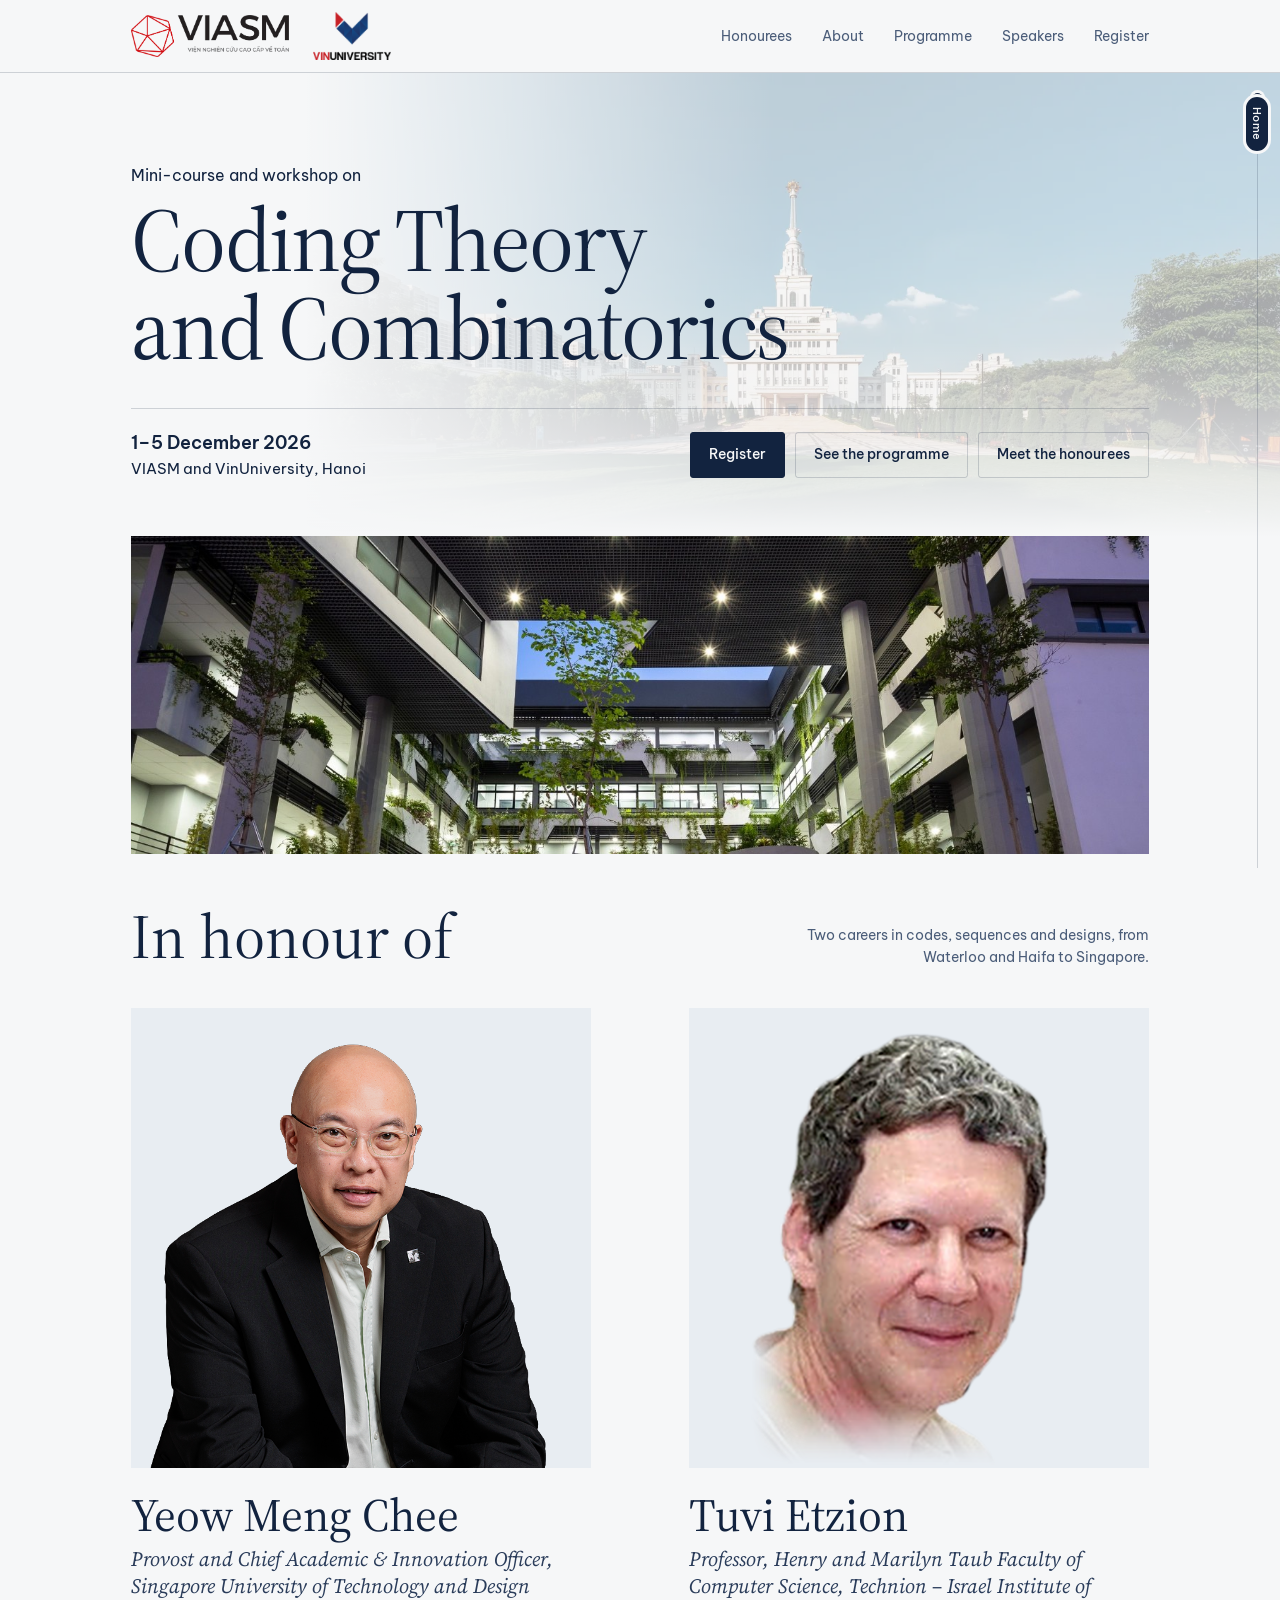
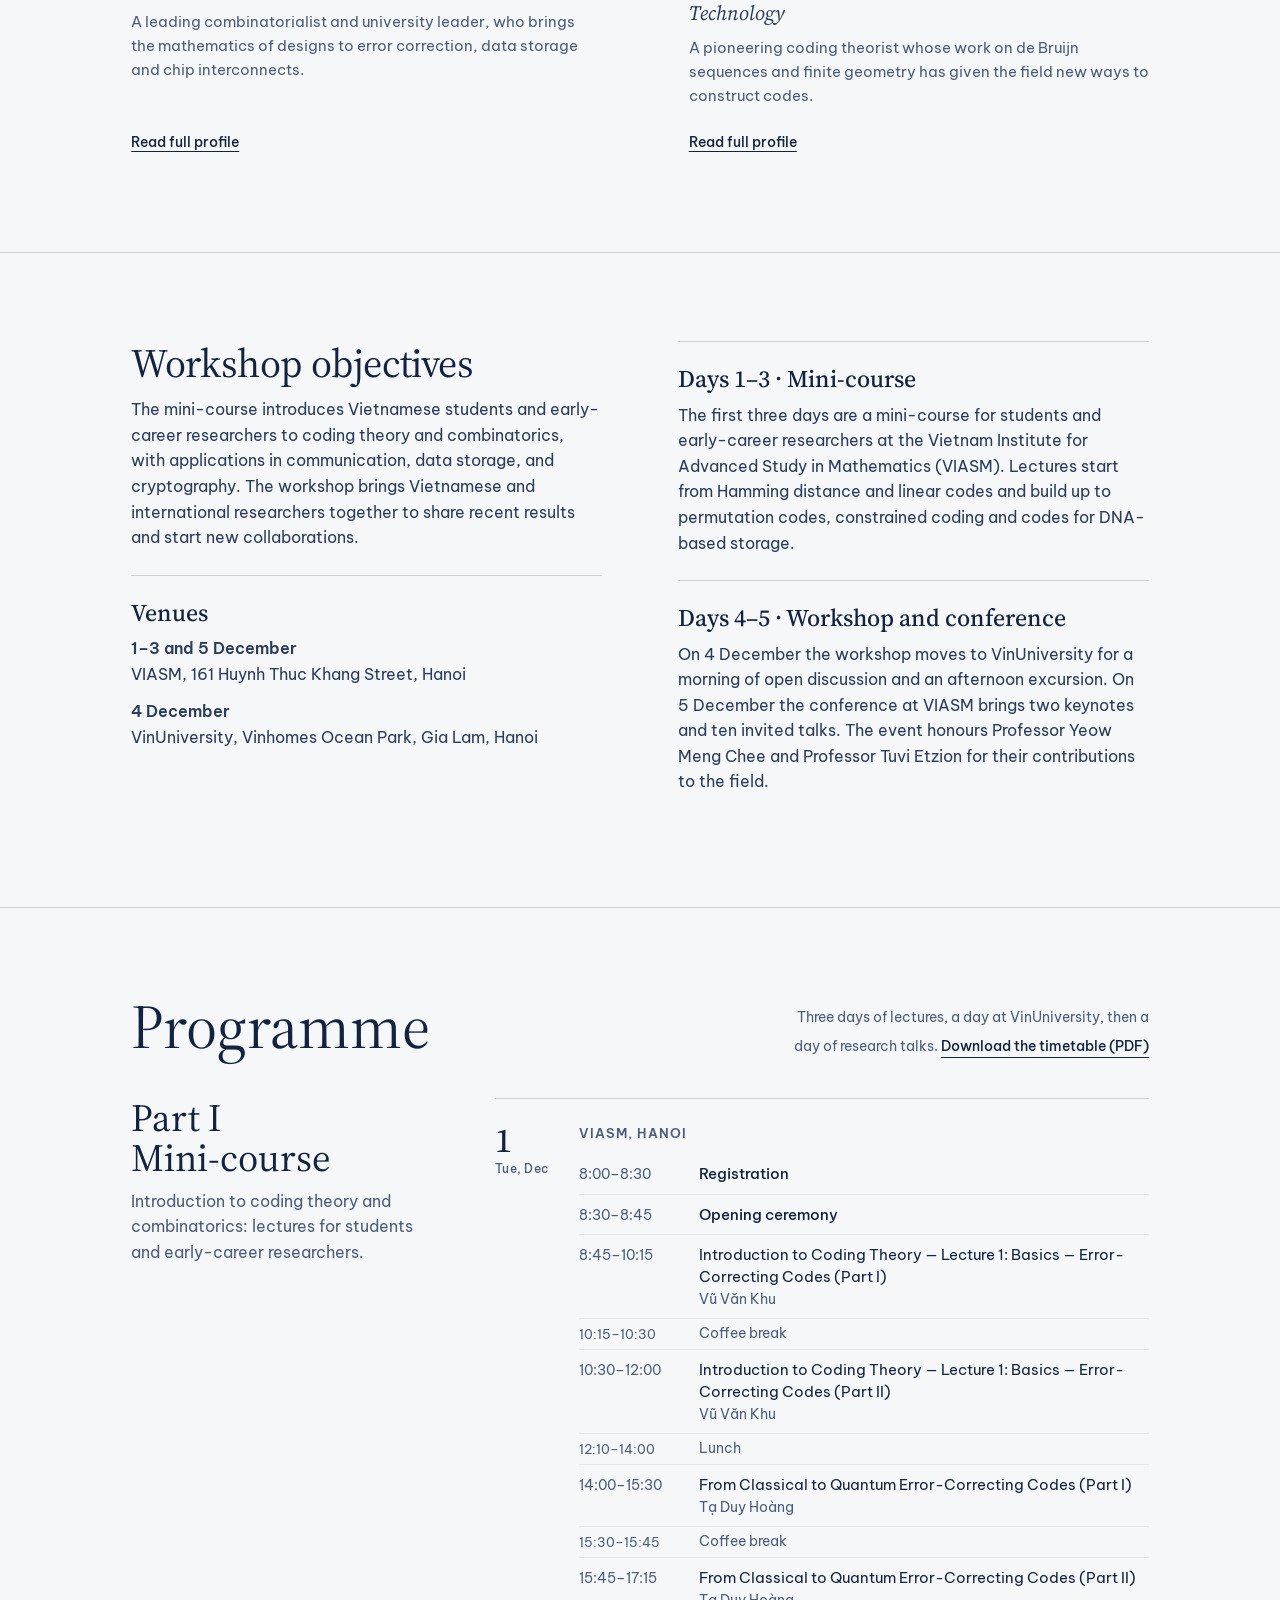
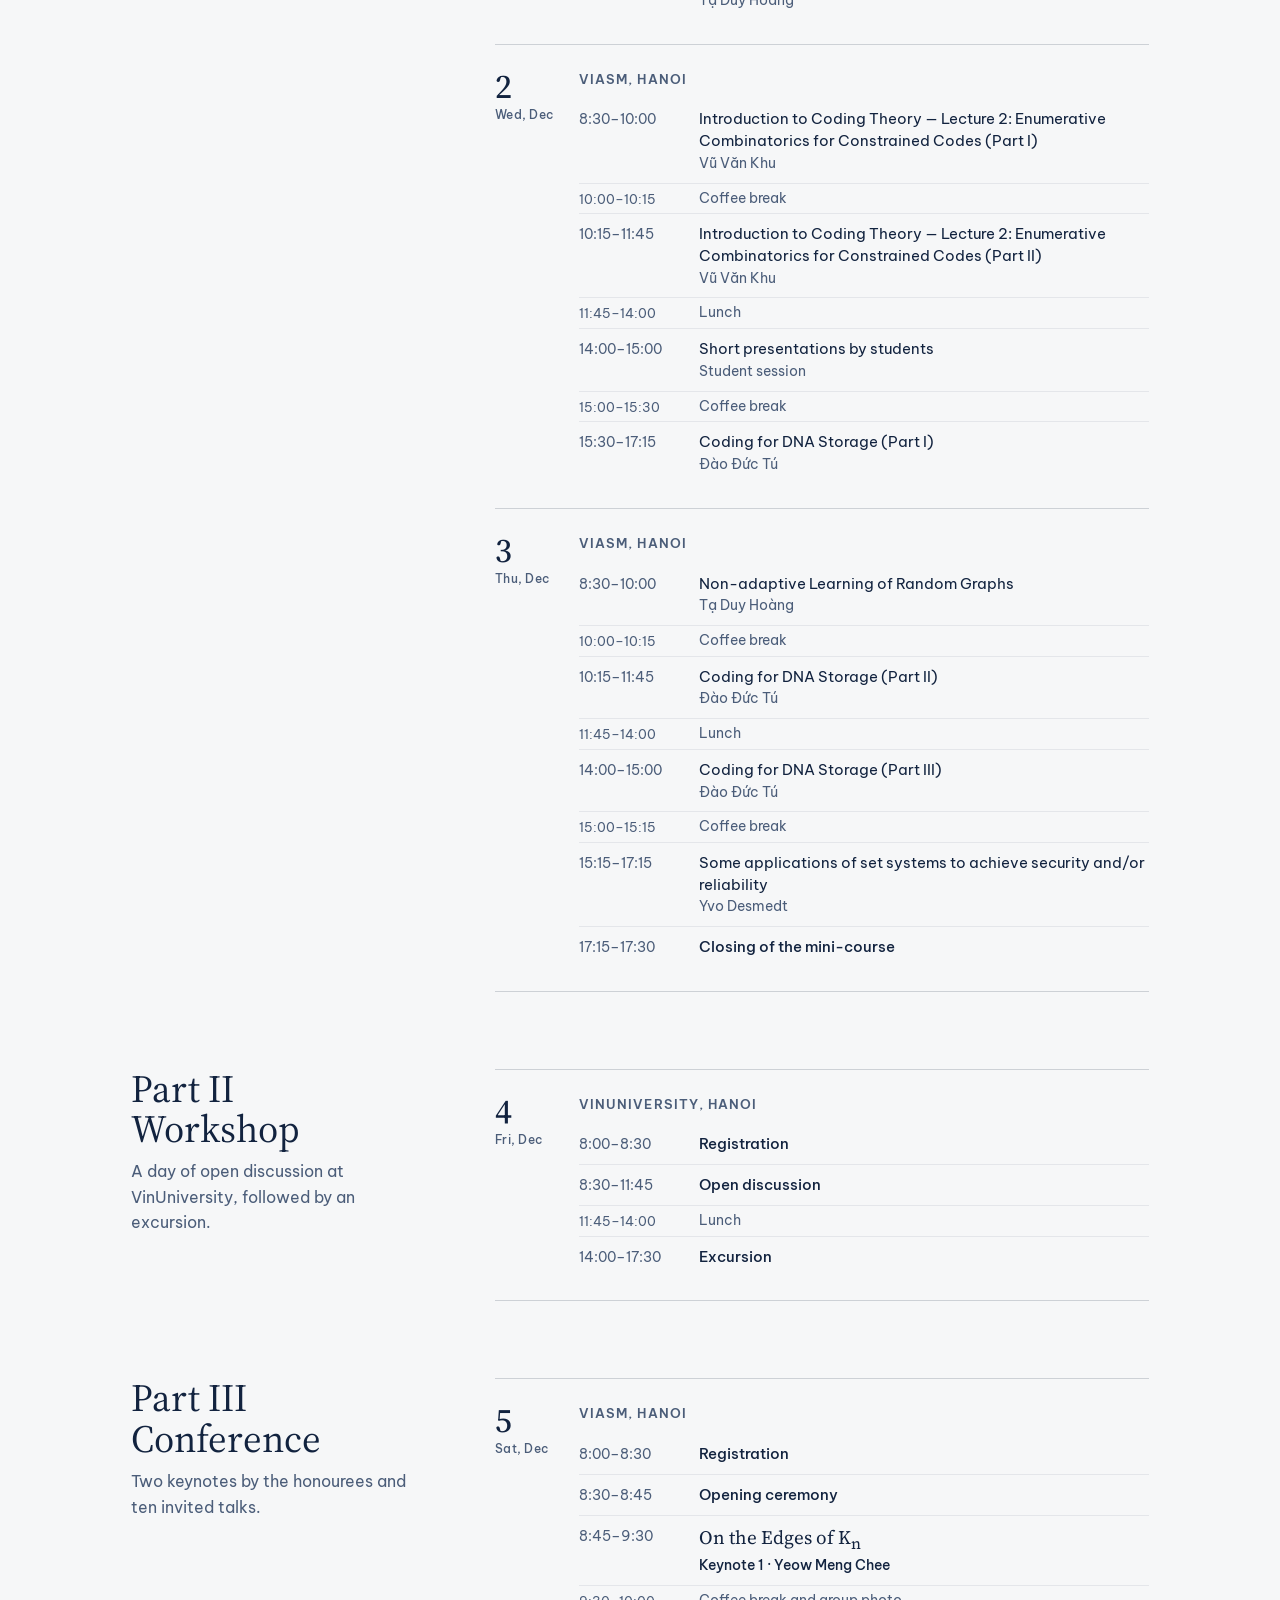
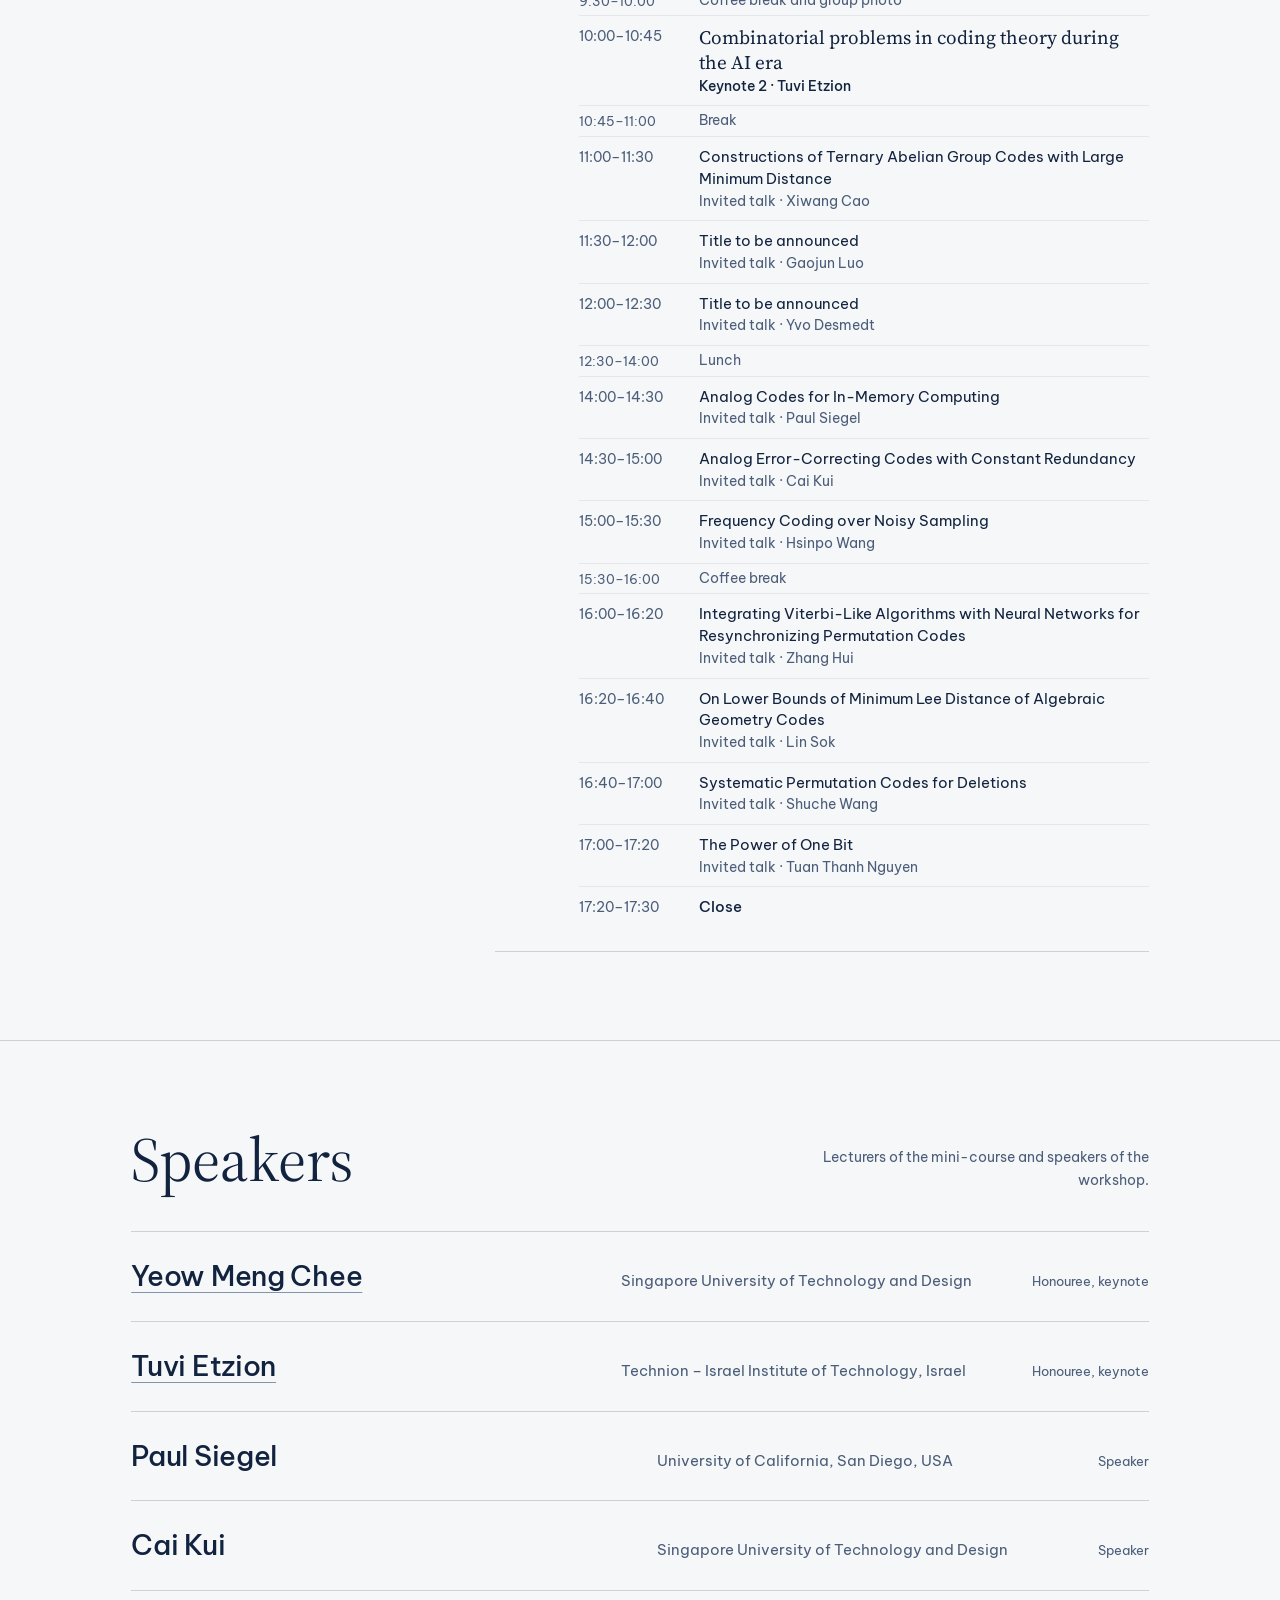
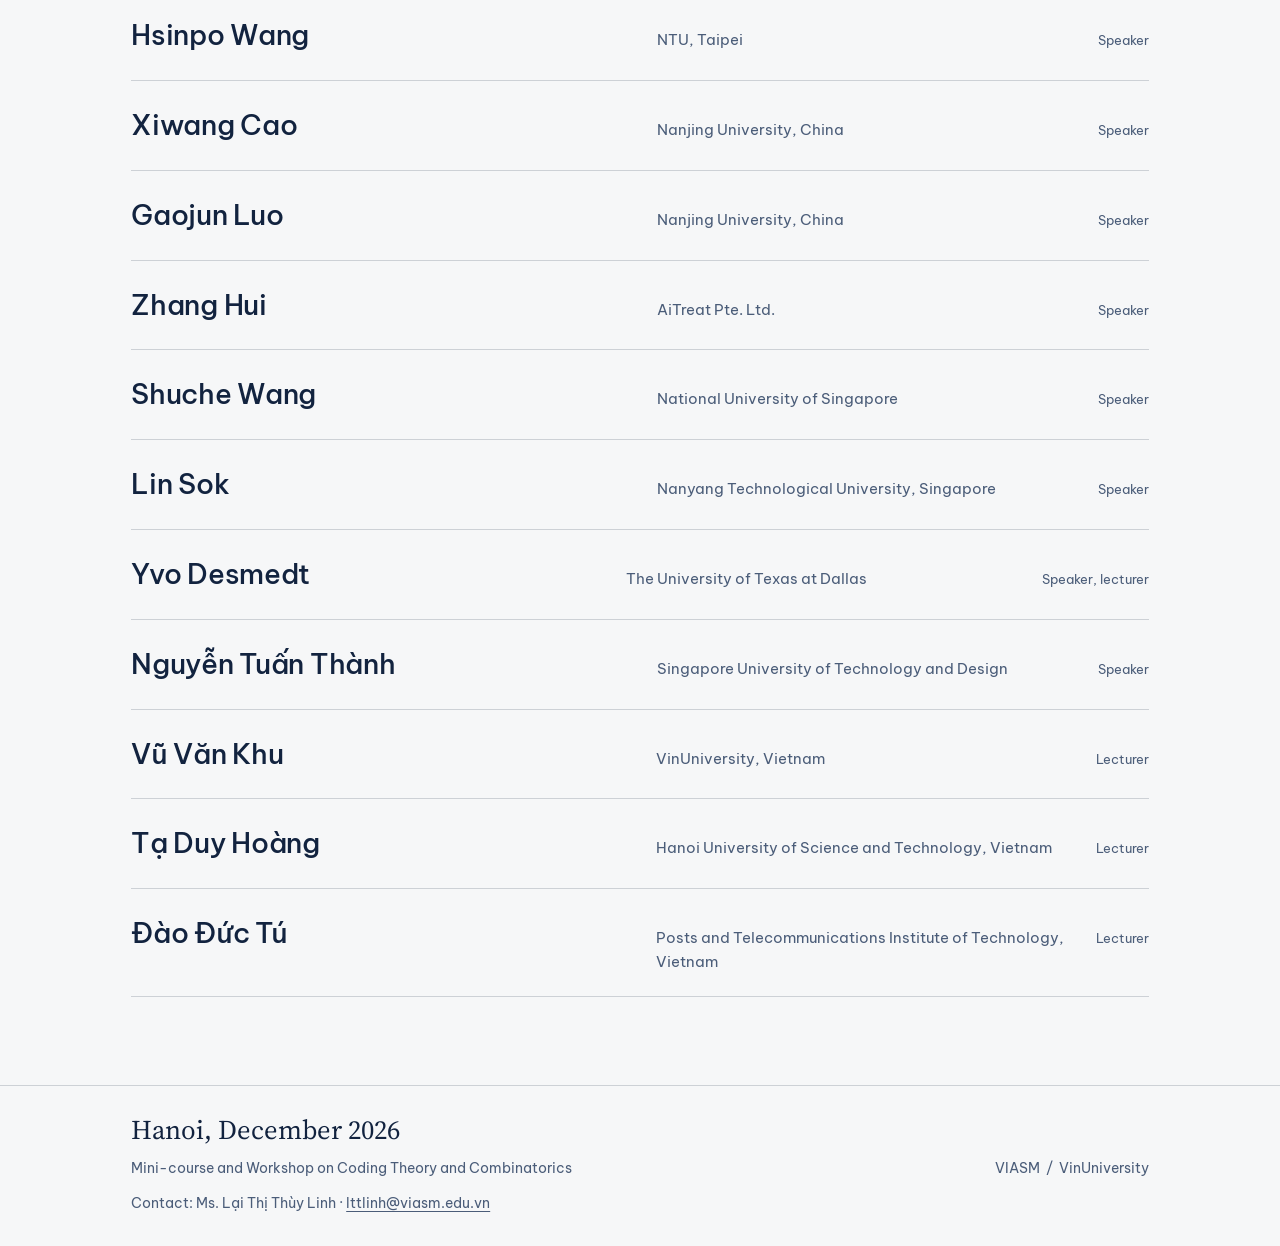
<file: index.html>
<!DOCTYPE html>
<html lang="en">
<head>
  <meta charset="UTF-8">
  <meta name="viewport" content="width=device-width, initial-scale=1">
  <title>CTC 2026 — Mini-course and Workshop on Coding Theory and Combinatorics</title>
  <meta name="description" content="Mini-course and Workshop on Coding Theory and Combinatorics, 1–5 December 2026, VIASM and VinUniversity, Hanoi. In honour of Professor Yeow Meng Chee and Professor Tuvi Etzion.">
  <link rel="preload" href="assets/fonts/source-serif-4-latin-opsz-normal.woff2" as="font" type="font/woff2" crossorigin>
  <link rel="stylesheet" href="assets/css/style.css?v=20261127d">
</head>
<body>
<a class="skip" href="#main">Skip to content</a>

<header class="nav">
  <div class="wrap nav__inner">
    <a class="nav__brand" href="index.html" aria-label="CTC 2026 home — VIASM and VinUniversity">
      <img src="assets/img/viasm-logo.png" width="957" height="255" alt="VIASM">
      <img class="nav__logo--vinuni" src="assets/img/vinuni-logo.png" width="360" height="221" alt="VinUniversity">
    </a>
    <nav class="nav__links" aria-label="Main">
      <a href="#honour">Honourees</a>
      <a href="#about">About</a>
      <a href="#programme">Programme</a>
      <a href="#speakers">Speakers</a>
      <a href="https://forms.gle/mkSYdP5ByqmbCSqA8">Register</a>
    </nav>
  </div>
</header>

<main id="main">
  <!-- ================= HERO ================= -->
  <section class="hero">
    <div class="wrap">
      <p class="hero__lead">Mini-course and workshop on</p>
      <h1 class="hero__title">Coding Theory and Combinatorics</h1>
      <div class="hero__meta">
        <p class="hero__when"><strong>1–5 December 2026</strong><span>VIASM and VinUniversity, Hanoi</span></p>
        <div class="hero__actions">
          <a class="btn btn--primary" href="https://forms.gle/mkSYdP5ByqmbCSqA8">Register</a>
          <a class="btn" href="#programme">See the programme</a>
          <a class="btn" href="#honour">Meet the honourees</a>
        </div>
      </div>
    </div>
  </section>

  <div class="wrap campus-banner">
    <figure class="about__photo"><img src="assets/img/viasm-building.jpg" width="1440" height="450" alt="VIASM campus courtyard in the evening"></figure>
  </div>

  <!-- ================= HONOUREES ================= -->
  <section class="section" id="honour">
    <header class="wrap section-head">
      <h2>In honour of</h2>
      <p>Two careers in codes, sequences and designs, from Waterloo and Haifa to Singapore.</p>
    </header>
    <div class="wrap honoree__grid">
      <article class="honoree">
        <a class="honoree__photo" href="chee.html" data-photo tabindex="-1" aria-hidden="true">
          <img src="assets/img/chee.png" alt="Portrait of Professor Yeow Meng Chee">
          <span class="monogram" aria-hidden="true">YMC</span>
        </a>
        <div class="honoree__text">
          <h3 class="honoree__name">Yeow Meng Chee</h3>
          <p class="honoree__role">Provost and Chief Academic &amp; Innovation Officer, Singapore University of Technology and Design</p>
          <p class="honoree__note">A leading combinatorialist and university leader, who brings the mathematics of designs to error correction, data storage and chip interconnects.</p>
          <a class="text-link" href="chee.html" aria-label="Read full profile of Yeow Meng Chee">Read full profile</a>
        </div>
      </article>
      <article class="honoree">
        <a class="honoree__photo" href="etzion.html" data-photo tabindex="-1" aria-hidden="true">
          <img src="assets/img/etzion.png" alt="Portrait of Professor Tuvi Etzion">
          <span class="monogram" aria-hidden="true">TE</span>
        </a>
        <div class="honoree__text">
          <h3 class="honoree__name">Tuvi Etzion</h3>
          <p class="honoree__role">Professor, Henry and Marilyn Taub Faculty of Computer Science, Technion – Israel Institute of Technology</p>
          <p class="honoree__note">A pioneering coding theorist whose work on de Bruijn sequences and finite geometry has given the field new ways to construct codes.</p>
          <a class="text-link" href="etzion.html" aria-label="Read full profile of Tuvi Etzion">Read full profile</a>
        </div>
      </article>
    </div>
  </section>

  <!-- ================= ABOUT ================= -->
  <section class="section" id="about">
    <div class="wrap">
      <div class="about__grid">
        <div>
          <h2 class="about__statement">Workshop objectives</h2>
          <p class="about__objective">The mini-course introduces Vietnamese students and early-career researchers to coding theory and combinatorics, with applications in communication, data storage, and cryptography. The workshop brings Vietnamese and international researchers together to share recent results and start new collaborations.</p>
          <div class="about__cols about__venues">
            <div>
              <h3>Venues</h3>
              <p><strong>1–3 and 5 December</strong><br>VIASM, 161 Huynh Thuc Khang Street, Hanoi</p>
              <p><strong>4 December</strong><br>VinUniversity, Vinhomes Ocean Park, Gia Lam, Hanoi</p>
            </div>
          </div>
        </div>
        <div class="about__cols">
          <div><h3>Days 1–3 · Mini-course</h3><p>The first three days are a mini-course for students and early-career researchers at the Vietnam Institute for Advanced Study in Mathematics (VIASM). Lectures start from Hamming distance and linear codes and build up to permutation codes, constrained coding and codes for DNA-based storage.</p></div>
          <div><h3>Days 4–5 · Workshop and conference</h3><p>On 4 December the workshop moves to VinUniversity for a morning of open discussion and an afternoon excursion. On 5 December the conference at VIASM brings two keynotes and ten invited talks. The event honours Professor Yeow Meng Chee and Professor Tuvi Etzion for their contributions to the field.</p></div>
        </div>
      </div>
    </div>
  </section>

  <!-- ================= PROGRAMME ================= -->
  <section class="section" id="programme">
    <header class="wrap section-head">
      <h2>Programme</h2>
      <p>Three days of lectures, a day at VinUniversity, then a day of research talks. <a class="prog__pdf" href="assets/docs/ctc2026-timetable.pdf" target="_blank" rel="noopener">Download the timetable (PDF)</a></p>
    </header>

    <div class="wrap prog">
      <div class="prog__part">
        <div class="prog__intro">
          <h3>Part I<br>Mini-course</h3>
          <p>Introduction to coding theory and combinatorics: lectures for students and early-career researchers.</p>
        </div>
        <ol class="days">
          <li class="day">
            <div class="day__date">1<small>Tue, Dec</small></div>
            <div>
              <p class="day__venue">VIASM, Hanoi</p>
              <ol class="slots">
              <li class="slot slot--event"><span class="slot__time">8:00–8:30</span> <span class="slot__what"><span class="slot__title">Registration</span></span></li>
              <li class="slot slot--event"><span class="slot__time">8:30–8:45</span> <span class="slot__what"><span class="slot__title">Opening ceremony</span></span></li>
              <li class="slot"><span class="slot__time">8:45–10:15</span> <span class="slot__what"><span class="slot__title">Introduction to Coding Theory — Lecture 1: Basics — Error-Correcting Codes (Part I)</span> <span class="slot__who">Vũ Văn Khu</span></span></li>
              <li class="slot slot--break"><span class="slot__time">10:15–10:30</span> <span class="slot__what"><span class="slot__title">Coffee break</span></span></li>
              <li class="slot"><span class="slot__time">10:30–12:00</span> <span class="slot__what"><span class="slot__title">Introduction to Coding Theory — Lecture 1: Basics — Error-Correcting Codes (Part II)</span> <span class="slot__who">Vũ Văn Khu</span></span></li>
              <li class="slot slot--break"><span class="slot__time">12:10–14:00</span> <span class="slot__what"><span class="slot__title">Lunch</span></span></li>
              <li class="slot"><span class="slot__time">14:00–15:30</span> <span class="slot__what"><span class="slot__title">From Classical to Quantum Error-Correcting Codes (Part I)</span> <span class="slot__who">Tạ Duy Hoàng</span></span></li>
              <li class="slot slot--break"><span class="slot__time">15:30–15:45</span> <span class="slot__what"><span class="slot__title">Coffee break</span></span></li>
              <li class="slot"><span class="slot__time">15:45–17:15</span> <span class="slot__what"><span class="slot__title">From Classical to Quantum Error-Correcting Codes (Part II)</span> <span class="slot__who">Tạ Duy Hoàng</span></span></li>
              </ol>
            </div>
          </li>
          <li class="day">
            <div class="day__date">2<small>Wed, Dec</small></div>
            <div>
              <p class="day__venue">VIASM, Hanoi</p>
              <ol class="slots">
              <li class="slot"><span class="slot__time">8:30–10:00</span> <span class="slot__what"><span class="slot__title">Introduction to Coding Theory — Lecture 2: Enumerative Combinatorics for Constrained Codes (Part I)</span> <span class="slot__who">Vũ Văn Khu</span></span></li>
              <li class="slot slot--break"><span class="slot__time">10:00–10:15</span> <span class="slot__what"><span class="slot__title">Coffee break</span></span></li>
              <li class="slot"><span class="slot__time">10:15–11:45</span> <span class="slot__what"><span class="slot__title">Introduction to Coding Theory — Lecture 2: Enumerative Combinatorics for Constrained Codes (Part II)</span> <span class="slot__who">Vũ Văn Khu</span></span></li>
              <li class="slot slot--break"><span class="slot__time">11:45–14:00</span> <span class="slot__what"><span class="slot__title">Lunch</span></span></li>
              <li class="slot"><span class="slot__time">14:00–15:00</span> <span class="slot__what"><span class="slot__title">Short presentations by students</span> <span class="slot__who">Student session</span></span></li>
              <li class="slot slot--break"><span class="slot__time">15:00–15:30</span> <span class="slot__what"><span class="slot__title">Coffee break</span></span></li>
              <li class="slot"><span class="slot__time">15:30–17:15</span> <span class="slot__what"><span class="slot__title">Coding for DNA Storage (Part I)</span> <span class="slot__who">Đào Đức Tú</span></span></li>
              </ol>
            </div>
          </li>
          <li class="day">
            <div class="day__date">3<small>Thu, Dec</small></div>
            <div>
              <p class="day__venue">VIASM, Hanoi</p>
              <ol class="slots">
              <li class="slot"><span class="slot__time">8:30–10:00</span> <span class="slot__what"><span class="slot__title">Non-adaptive Learning of Random Graphs</span> <span class="slot__who">Tạ Duy Hoàng</span></span></li>
              <li class="slot slot--break"><span class="slot__time">10:00–10:15</span> <span class="slot__what"><span class="slot__title">Coffee break</span></span></li>
              <li class="slot"><span class="slot__time">10:15–11:45</span> <span class="slot__what"><span class="slot__title">Coding for DNA Storage (Part II)</span> <span class="slot__who">Đào Đức Tú</span></span></li>
              <li class="slot slot--break"><span class="slot__time">11:45–14:00</span> <span class="slot__what"><span class="slot__title">Lunch</span></span></li>
              <li class="slot"><span class="slot__time">14:00–15:00</span> <span class="slot__what"><span class="slot__title">Coding for DNA Storage (Part III)</span> <span class="slot__who">Đào Đức Tú</span></span></li>
              <li class="slot slot--break"><span class="slot__time">15:00–15:15</span> <span class="slot__what"><span class="slot__title">Coffee break</span></span></li>
              <li class="slot"><span class="slot__time">15:15–17:15</span> <span class="slot__what"><span class="slot__title">Some applications of set systems to achieve security and/or reliability</span> <span class="slot__who">Yvo Desmedt</span></span></li>
              <li class="slot slot--event"><span class="slot__time">17:15–17:30</span> <span class="slot__what"><span class="slot__title">Closing of the mini-course</span></span></li>
              </ol>
            </div>
          </li>
        </ol>
      </div>
      <div class="prog__part">
        <div class="prog__intro">
          <h3>Part II<br>Workshop</h3>
          <p>A day of open discussion at VinUniversity, followed by an excursion.</p>
        </div>
        <ol class="days">
          <li class="day">
            <div class="day__date">4<small>Fri, Dec</small></div>
            <div>
              <p class="day__venue">VinUniversity, Hanoi</p>
              <ol class="slots">
              <li class="slot slot--event"><span class="slot__time">8:00–8:30</span> <span class="slot__what"><span class="slot__title">Registration</span></span></li>
              <li class="slot slot--event"><span class="slot__time">8:30–11:45</span> <span class="slot__what"><span class="slot__title">Open discussion</span></span></li>
              <li class="slot slot--break"><span class="slot__time">11:45–14:00</span> <span class="slot__what"><span class="slot__title">Lunch</span></span></li>
              <li class="slot slot--event"><span class="slot__time">14:00–17:30</span> <span class="slot__what"><span class="slot__title">Excursion</span></span></li>
              </ol>
            </div>
          </li>
        </ol>
      </div>
      <div class="prog__part">
        <div class="prog__intro">
          <h3>Part III<br>Conference</h3>
          <p>Two keynotes by the honourees and ten invited talks.</p>
        </div>
        <ol class="days">
          <li class="day">
            <div class="day__date">5<small>Sat, Dec</small></div>
            <div>
              <p class="day__venue">VIASM, Hanoi</p>
              <ol class="slots">
              <li class="slot slot--event"><span class="slot__time">8:00–8:30</span> <span class="slot__what"><span class="slot__title">Registration</span></span></li>
              <li class="slot slot--event"><span class="slot__time">8:30–8:45</span> <span class="slot__what"><span class="slot__title">Opening ceremony</span></span></li>
              <li class="slot slot--key"><span class="slot__time">8:45–9:30</span> <span class="slot__what"><span class="slot__title">On the Edges of K<sub>n</sub></span> <span class="slot__who">Keynote 1 · Yeow Meng Chee</span></span></li>
              <li class="slot slot--break"><span class="slot__time">9:30–10:00</span> <span class="slot__what"><span class="slot__title">Coffee break and group photo</span></span></li>
              <li class="slot slot--key"><span class="slot__time">10:00–10:45</span> <span class="slot__what"><span class="slot__title">Combinatorial problems in coding theory during the AI era</span> <span class="slot__who">Keynote 2 · Tuvi Etzion</span></span></li>
              <li class="slot slot--break"><span class="slot__time">10:45–11:00</span> <span class="slot__what"><span class="slot__title">Break</span></span></li>
              <li class="slot"><span class="slot__time">11:00–11:30</span> <span class="slot__what"><span class="slot__title">Constructions of Ternary Abelian Group Codes with Large Minimum Distance</span> <span class="slot__who">Invited talk · Xiwang Cao</span></span></li>
              <li class="slot"><span class="slot__time">11:30–12:00</span> <span class="slot__what"><span class="slot__title">Title to be announced</span> <span class="slot__who">Invited talk · Gaojun Luo</span></span></li>
              <li class="slot"><span class="slot__time">12:00–12:30</span> <span class="slot__what"><span class="slot__title">Title to be announced</span> <span class="slot__who">Invited talk · Yvo Desmedt</span></span></li>
              <li class="slot slot--break"><span class="slot__time">12:30–14:00</span> <span class="slot__what"><span class="slot__title">Lunch</span></span></li>
              <li class="slot"><span class="slot__time">14:00–14:30</span> <span class="slot__what"><span class="slot__title">Analog Codes for In-Memory Computing</span> <span class="slot__who">Invited talk · Paul Siegel</span></span></li>
              <li class="slot"><span class="slot__time">14:30–15:00</span> <span class="slot__what"><span class="slot__title">Analog Error-Correcting Codes with Constant Redundancy</span> <span class="slot__who">Invited talk · Cai Kui</span></span></li>
              <li class="slot"><span class="slot__time">15:00–15:30</span> <span class="slot__what"><span class="slot__title">Frequency Coding over Noisy Sampling</span> <span class="slot__who">Invited talk · Hsinpo Wang</span></span></li>
              <li class="slot slot--break"><span class="slot__time">15:30–16:00</span> <span class="slot__what"><span class="slot__title">Coffee break</span></span></li>
              <li class="slot"><span class="slot__time">16:00–16:20</span> <span class="slot__what"><span class="slot__title">Integrating Viterbi-Like Algorithms with Neural Networks for Resynchronizing Permutation Codes</span> <span class="slot__who">Invited talk · Zhang Hui</span></span></li>
              <li class="slot"><span class="slot__time">16:20–16:40</span> <span class="slot__what"><span class="slot__title">On Lower Bounds of Minimum Lee Distance of Algebraic Geometry Codes</span> <span class="slot__who">Invited talk · Lin Sok</span></span></li>
              <li class="slot"><span class="slot__time">16:40–17:00</span> <span class="slot__what"><span class="slot__title">Systematic Permutation Codes for Deletions</span> <span class="slot__who">Invited talk · Shuche Wang</span></span></li>
              <li class="slot"><span class="slot__time">17:00–17:20</span> <span class="slot__what"><span class="slot__title">The Power of One Bit</span> <span class="slot__who">Invited talk · Tuan Thanh Nguyen</span></span></li>
              <li class="slot slot--event"><span class="slot__time">17:20–17:30</span> <span class="slot__what"><span class="slot__title">Close</span></span></li>
              </ol>
            </div>
          </li>
        </ol>
      </div>
    </div>
  </section>

  <!-- ================= SPEAKERS ================= -->
  <section class="section" id="speakers">
    <header class="wrap section-head">
      <h2>Speakers</h2>
      <p>Lecturers of the mini-course and speakers of the workshop.</p>
    </header>
    <div class="wrap">
      <ul class="speakers">
        <li><a class="speaker speaker--link" href="chee.html"><span class="speaker__name">Yeow Meng Chee</span><span class="speaker__aff">Singapore University of Technology and Design</span><span class="speaker__tag">Honouree, keynote</span></a></li>
        <li><a class="speaker speaker--link" href="etzion.html"><span class="speaker__name">Tuvi Etzion</span><span class="speaker__aff">Technion – Israel Institute of Technology, Israel</span><span class="speaker__tag">Honouree, keynote</span></a></li>
        <li class="speaker"><span class="speaker__name">Paul Siegel</span><span class="speaker__aff">University of California, San Diego, USA</span><span class="speaker__tag">Speaker</span></li>
        <li class="speaker"><span class="speaker__name">Cai Kui</span><span class="speaker__aff">Singapore University of Technology and Design</span><span class="speaker__tag">Speaker</span></li>
        <li class="speaker"><span class="speaker__name">Hsinpo Wang</span><span class="speaker__aff">NTU, Taipei</span><span class="speaker__tag">Speaker</span></li>
        <li class="speaker"><span class="speaker__name">Xiwang Cao</span><span class="speaker__aff">Nanjing University, China</span><span class="speaker__tag">Speaker</span></li>
        <li class="speaker"><span class="speaker__name">Gaojun Luo</span><span class="speaker__aff">Nanjing University, China</span><span class="speaker__tag">Speaker</span></li>
        <li class="speaker"><span class="speaker__name">Zhang Hui</span><span class="speaker__aff">AiTreat Pte. Ltd.</span><span class="speaker__tag">Speaker</span></li>
        <li class="speaker"><span class="speaker__name">Shuche Wang</span><span class="speaker__aff">National University of Singapore</span><span class="speaker__tag">Speaker</span></li>
        <li class="speaker"><span class="speaker__name">Lin Sok</span><span class="speaker__aff">Nanyang Technological University, Singapore</span><span class="speaker__tag">Speaker</span></li>
        <li class="speaker"><span class="speaker__name">Yvo Desmedt</span><span class="speaker__aff">The University of Texas at Dallas</span><span class="speaker__tag">Speaker, lecturer</span></li>
        <li class="speaker"><span class="speaker__name">Nguyễn Tuấn Thành</span><span class="speaker__aff">Singapore University of Technology and Design</span><span class="speaker__tag">Speaker</span></li>
        <li class="speaker"><span class="speaker__name">Vũ Văn Khu</span><span class="speaker__aff">VinUniversity, Vietnam</span><span class="speaker__tag">Lecturer</span></li>
        <li class="speaker"><span class="speaker__name">Tạ Duy Hoàng</span><span class="speaker__aff">Hanoi University of Science and Technology, Vietnam</span><span class="speaker__tag">Lecturer</span></li>
        <li class="speaker"><span class="speaker__name">Đào Đức Tú</span><span class="speaker__aff">Posts and Telecommunications Institute of Technology, Vietnam</span><span class="speaker__tag">Lecturer</span></li>
      </ul>
    </div>
  </section>
</main>

<footer class="footer">
  <div class="wrap">
    <p class="footer__big">Hanoi, December 2026</p>
    <div class="footer__row">
      <p>Mini-course and Workshop on Coding Theory and Combinatorics</p>
      <p><a href="https://viasm.edu.vn" target="_blank" rel="noopener">VIASM</a> &nbsp;/&nbsp; <a href="https://vinuni.edu.vn" target="_blank" rel="noopener">VinUniversity</a></p>
    </div>
    <p class="footer__contact">Contact: Ms. Lại Thị Thùy Linh · <a href="mailto:lttlinh@viasm.edu.vn">lttlinh@viasm.edu.vn</a></p>
  </div>
</footer>

<script src="assets/js/main.js?v=20261127d"></script>
</body>
</html>
</file>
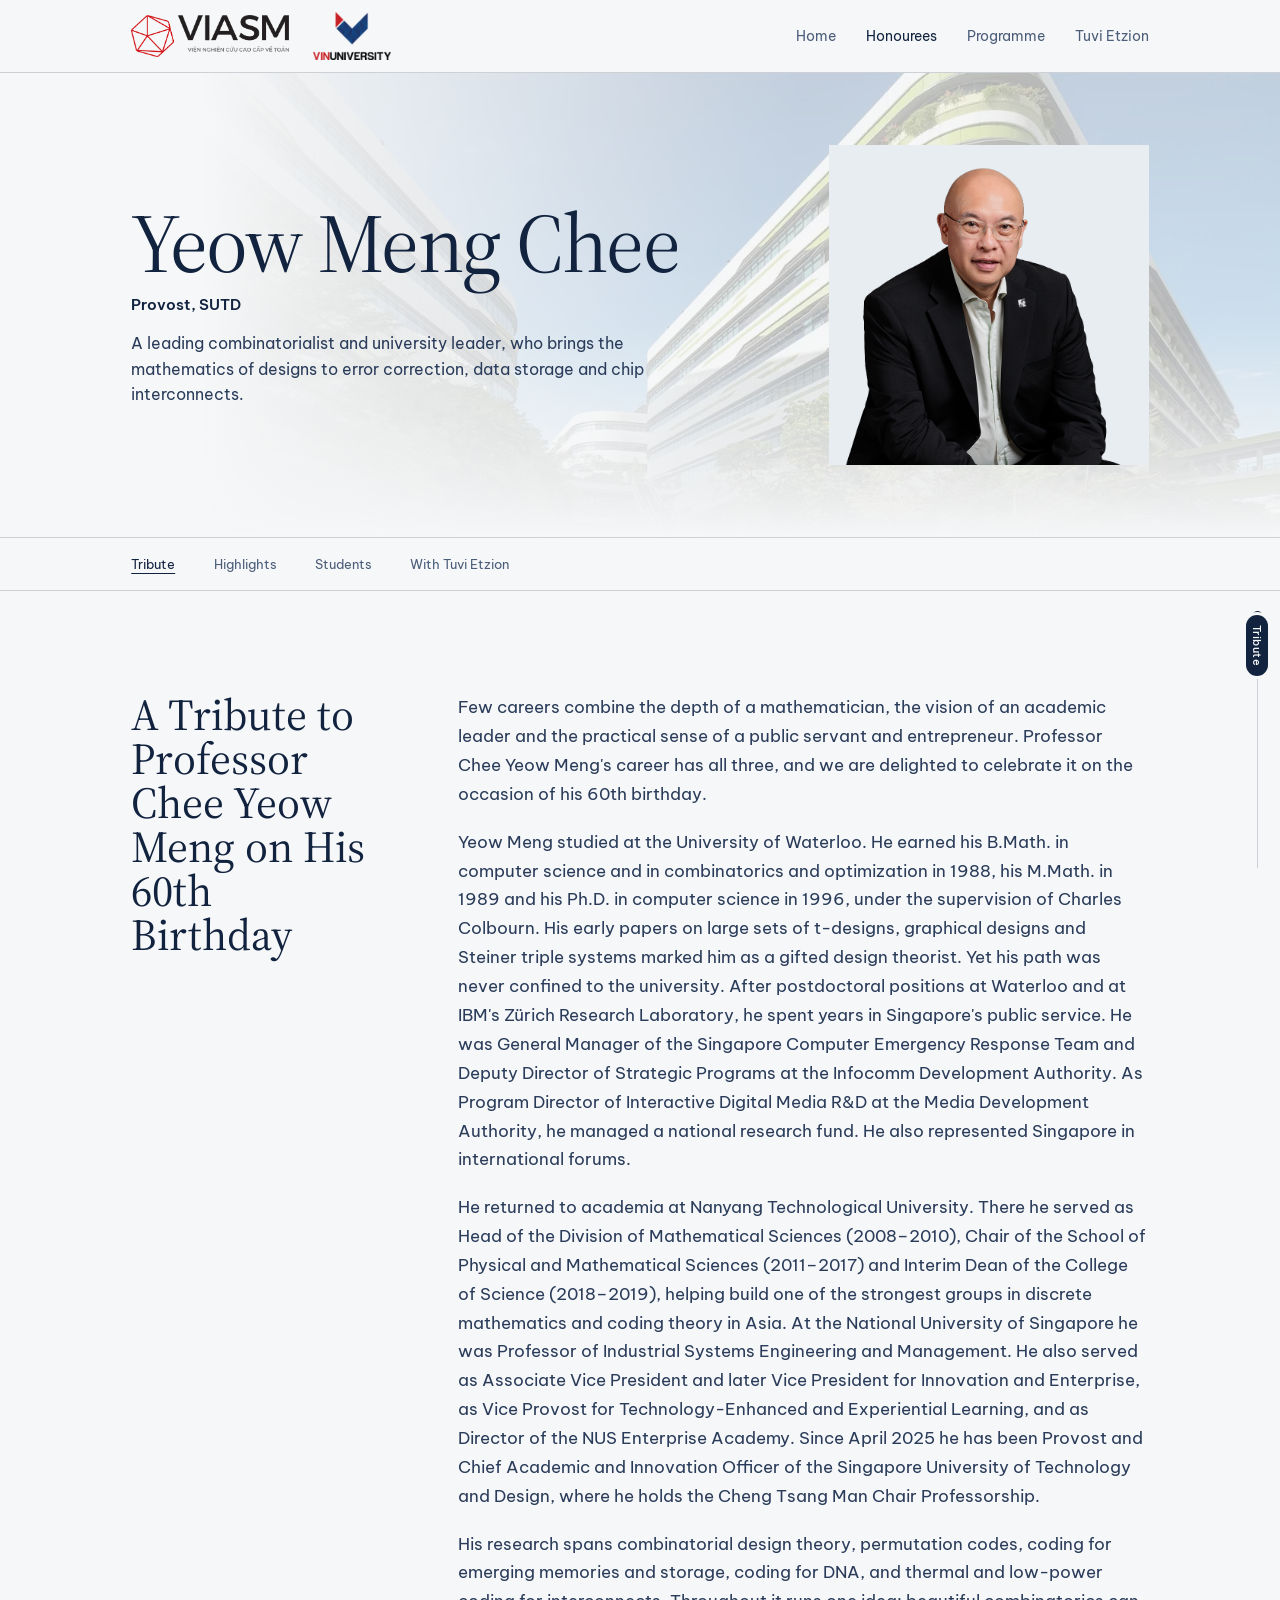
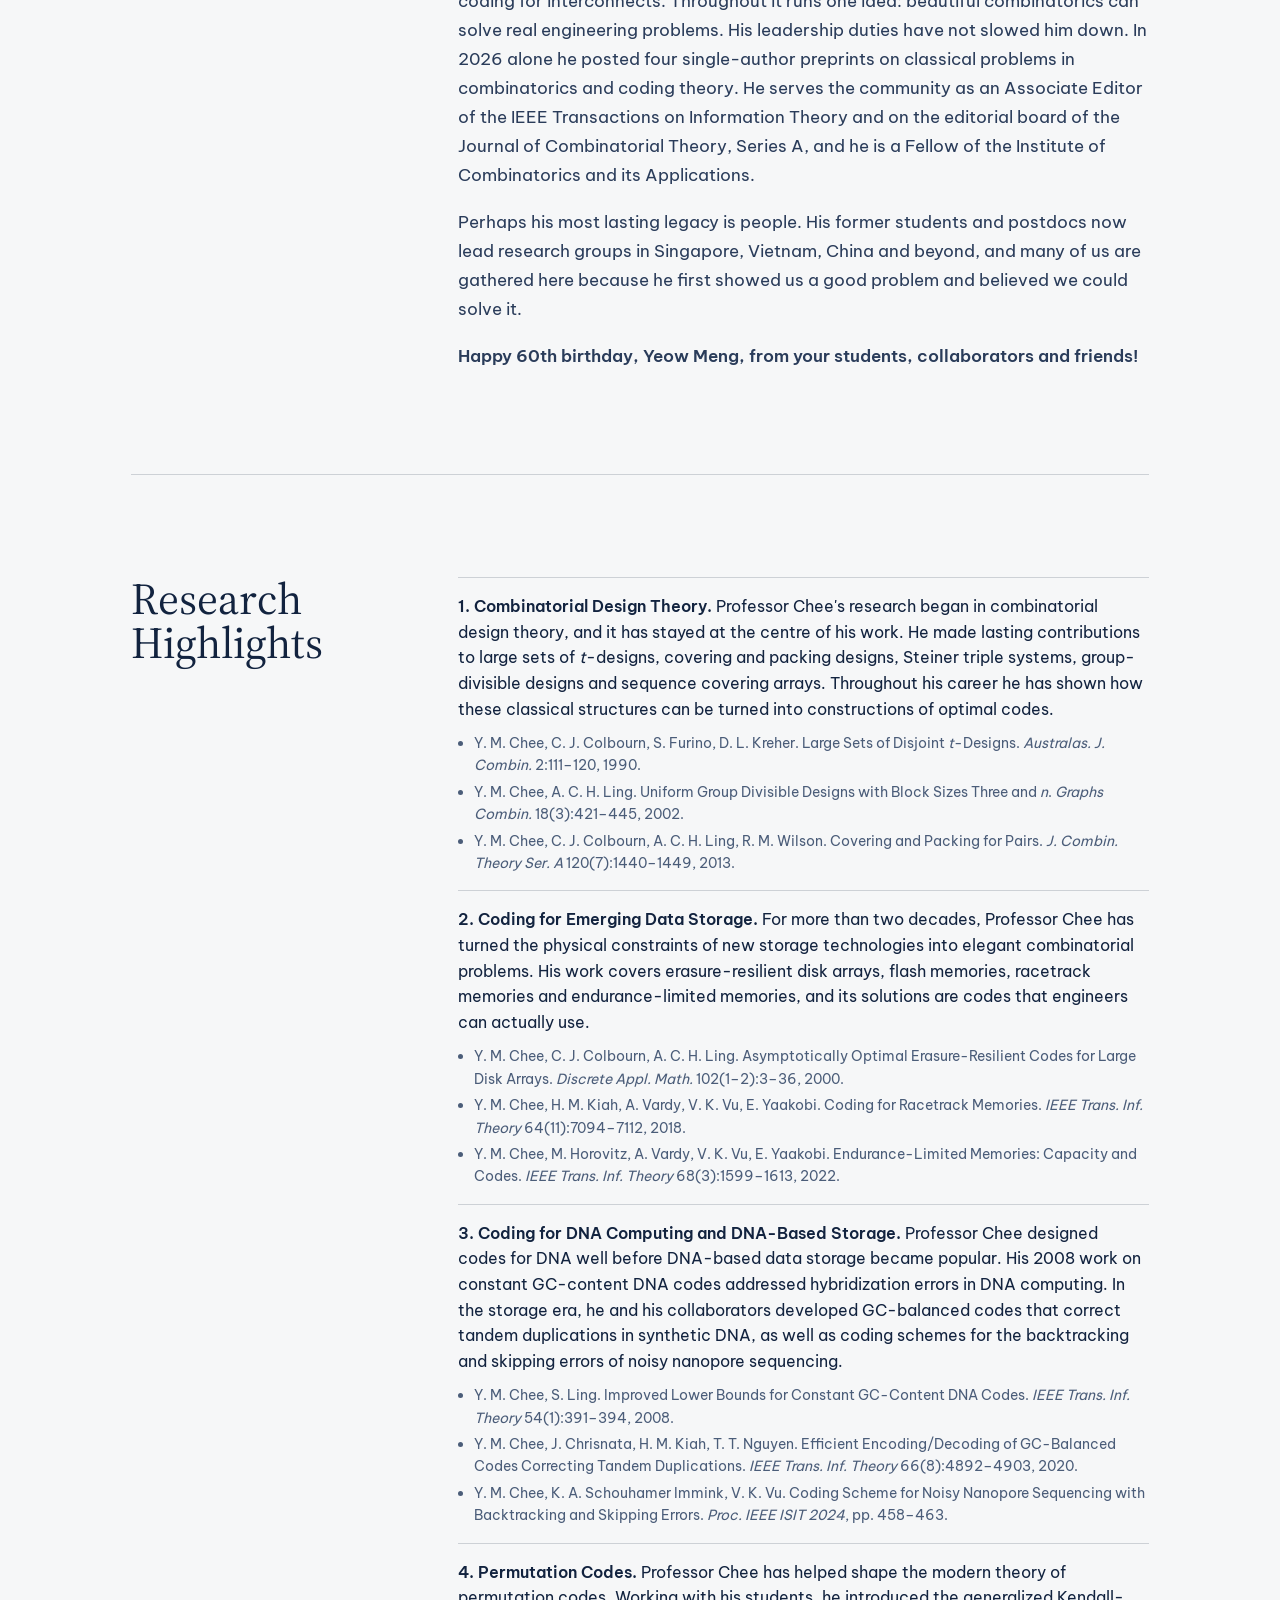
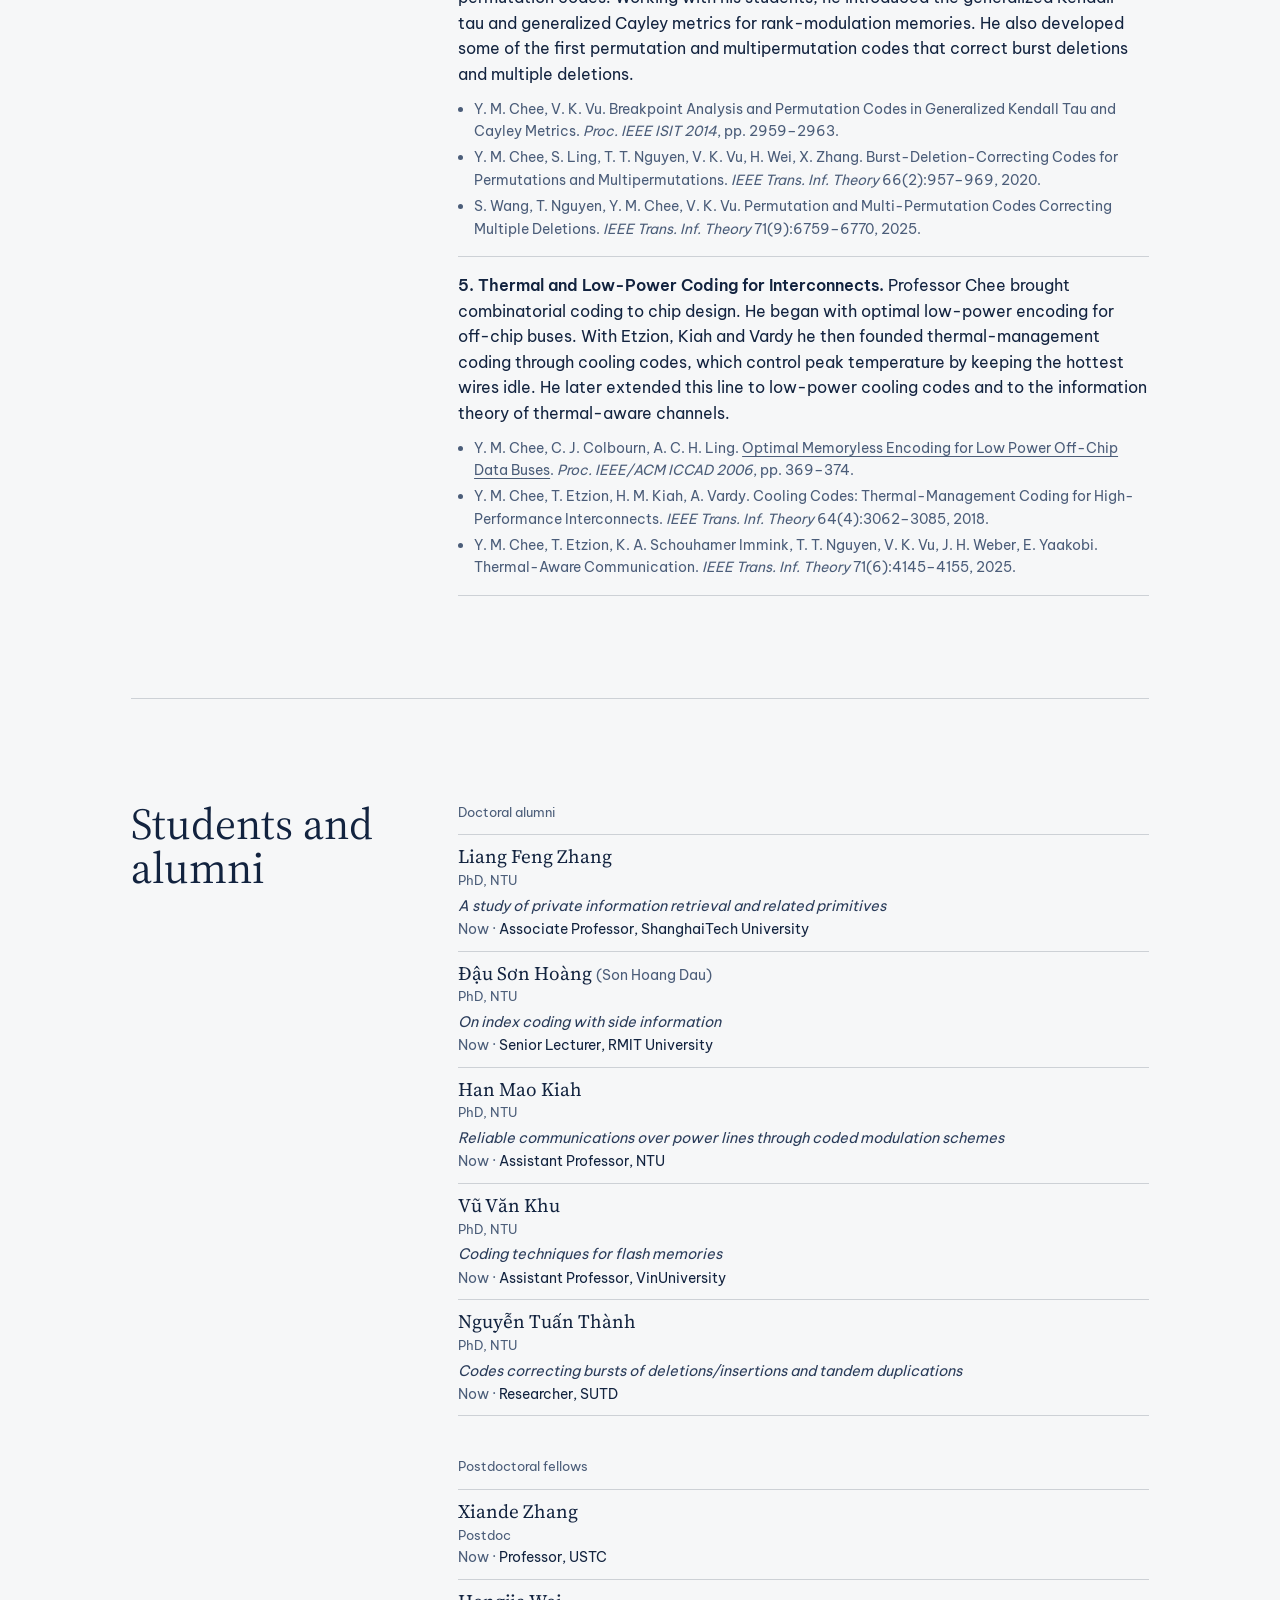
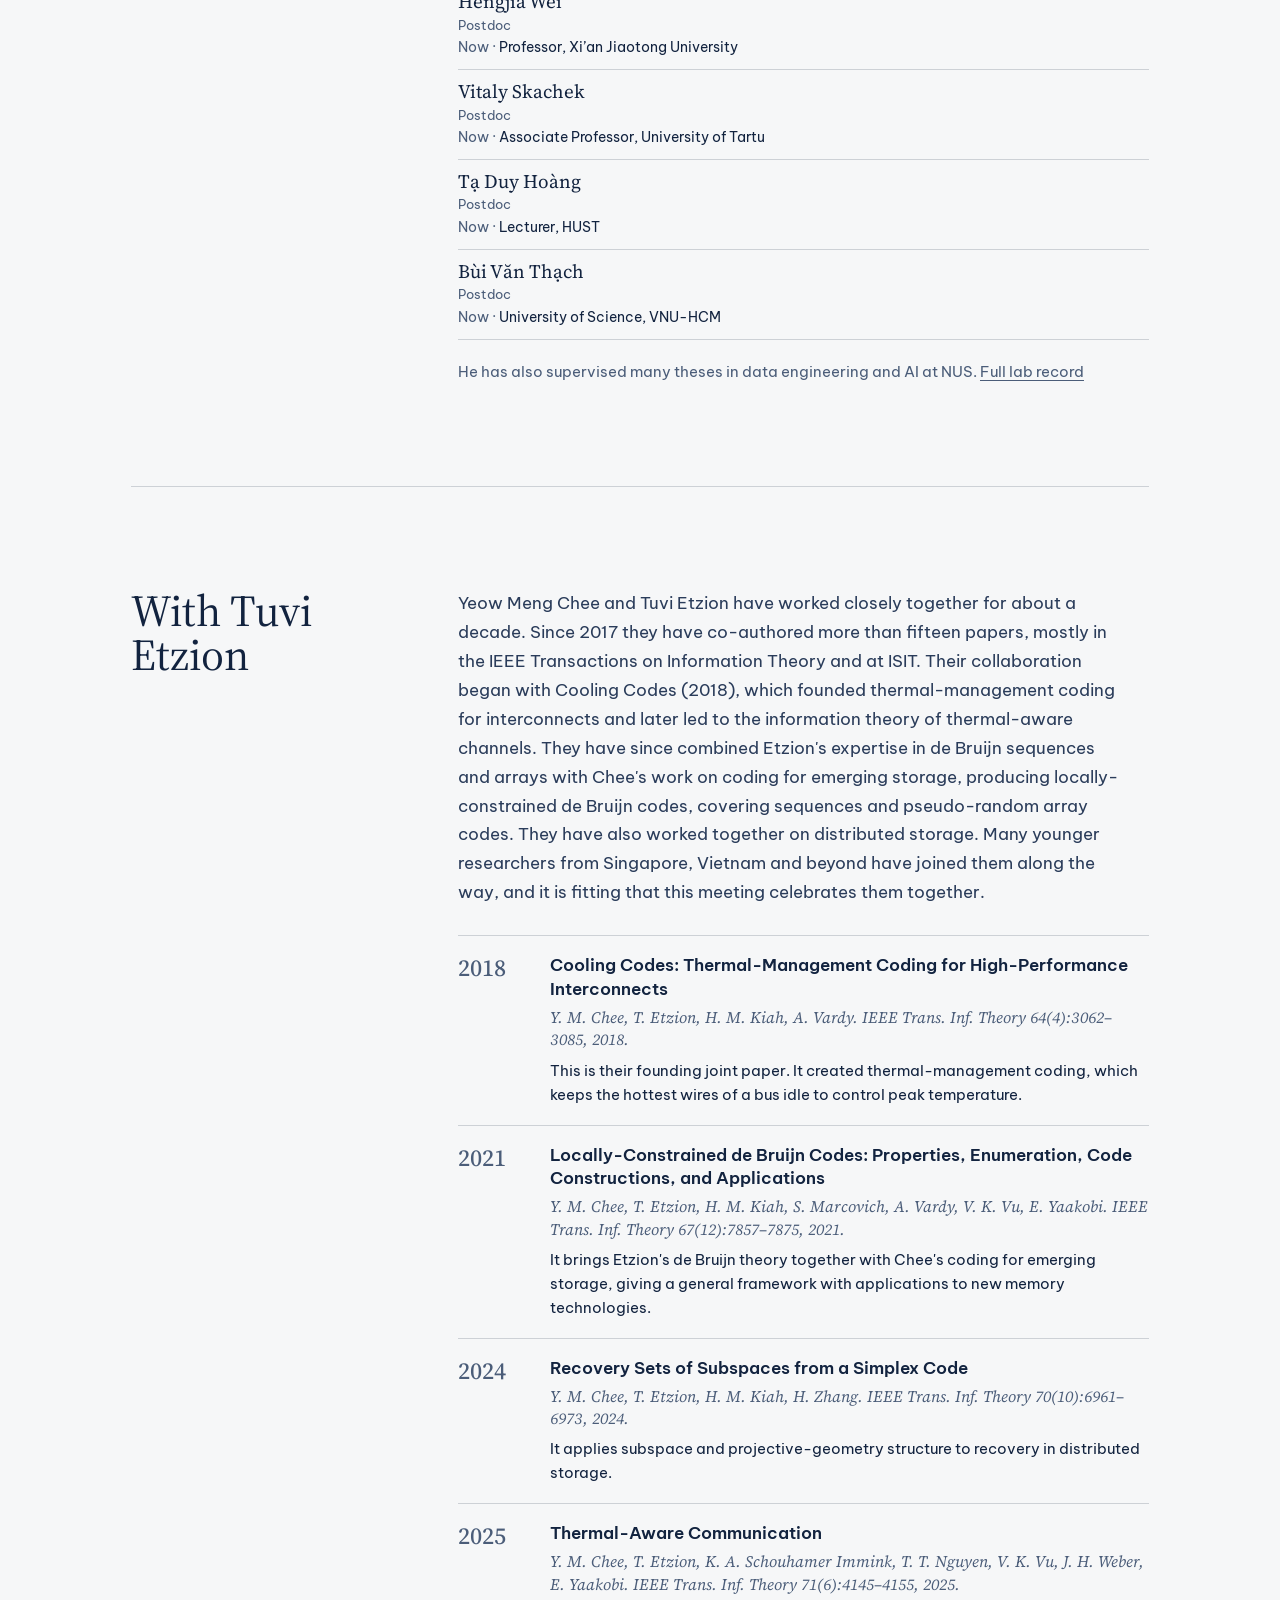
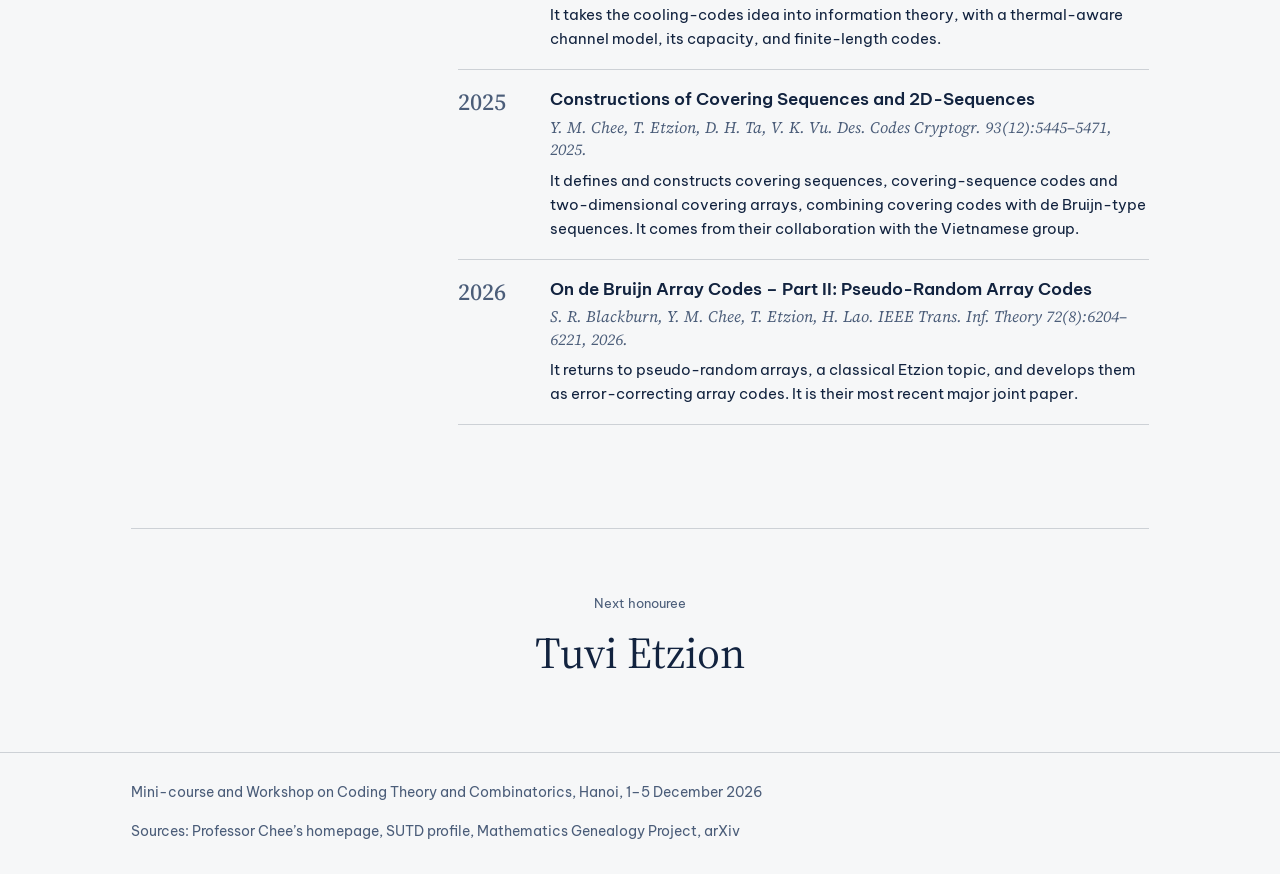
<file: chee.html>
<!DOCTYPE html>
<html lang="en">
<head>
  <meta charset="UTF-8">
  <meta name="viewport" content="width=device-width, initial-scale=1">
  <title>Yeow Meng Chee — CTC 2026 Honouree</title>
  <meta name="description" content="Professor Yeow Meng Chee, Provost of the Singapore University of Technology and Design: biography, career, honours and research.">
  <link rel="preload" href="assets/fonts/source-serif-4-latin-opsz-normal.woff2" as="font" type="font/woff2" crossorigin>
  <link rel="stylesheet" href="assets/css/style.css?v=20261127f">
</head>
<body>
<a class="skip" href="#main">Skip to content</a>

<header class="nav">
  <div class="wrap nav__inner">
    <a class="nav__brand" href="index.html" aria-label="CTC 2026 home — VIASM and VinUniversity">
      <img src="assets/img/viasm-logo.png" width="957" height="255" alt="VIASM">
      <img class="nav__logo--vinuni" src="assets/img/vinuni-logo.png" width="360" height="221" alt="VinUniversity">
    </a>
    <nav class="nav__links" aria-label="Main">
      <a href="index.html">Home</a>
      <a href="index.html#honour" aria-current="page">Honourees</a>
      <a href="index.html#programme">Programme</a>
      <a href="etzion.html">Tuvi Etzion</a>
    </nav>
  </div>
</header>

<main id="main">
  <section class="phero phero--sutd">
    <div class="wrap phero__layout">
      <div class="phero__intro">
        <h1 class="phero__name">Yeow Meng Chee</h1>
        <p class="phero__role">Provost, SUTD</p>
        <p>A leading combinatorialist and university leader, who brings the mathematics of designs to error correction, data storage and chip interconnects.</p>
      </div>
      <figure class="phero__photo" data-photo>
        <img src="assets/img/chee.png" alt="Portrait of Professor Yeow Meng Chee">
        <span class="monogram" aria-hidden="true">YMC</span>
      </figure>
    </div>
  </section>

  <nav class="pnav" aria-label="Profile sections">
    <ul class="wrap">
      <li><a href="#about">Tribute</a></li>
      <li><a href="#research">Highlights</a></li>
      <li><a href="#students">Students</a></li>
      <li><a href="#joint">With Tuvi Etzion</a></li>
    </ul>
  </nav>

  <div class="wrap">
    <!-- Tribute -->
    <section class="block" id="about">
      <h2>A Tribute to Professor Chee Yeow Meng on His 60th Birthday</h2>
      <div class="prose">
        <p>Few careers combine the depth of a mathematician, the vision of an academic leader and the practical sense of a public servant and entrepreneur. Professor Chee Yeow Meng's career has all three, and we are delighted to celebrate it on the occasion of his 60th birthday.</p>
        <p>Yeow Meng studied at the University of Waterloo. He earned his B.Math. in computer science and in combinatorics and optimization in 1988, his M.Math. in 1989 and his Ph.D. in computer science in 1996, under the supervision of Charles Colbourn. His early papers on large sets of t-designs, graphical designs and Steiner triple systems marked him as a gifted design theorist. Yet his path was never confined to the university. After postdoctoral positions at Waterloo and at IBM's Zürich Research Laboratory, he spent years in Singapore's public service. He was General Manager of the Singapore Computer Emergency Response Team and Deputy Director of Strategic Programs at the Infocomm Development Authority. As Program Director of Interactive Digital Media R&amp;D at the Media Development Authority, he managed a national research fund. He also represented Singapore in international forums.</p>
        <p>He returned to academia at Nanyang Technological University. There he served as Head of the Division of Mathematical Sciences (2008–2010), Chair of the School of Physical and Mathematical Sciences (2011–2017) and Interim Dean of the College of Science (2018–2019), helping build one of the strongest groups in discrete mathematics and coding theory in Asia. At the National University of Singapore he was Professor of Industrial Systems Engineering and Management. He also served as Associate Vice President and later Vice President for Innovation and Enterprise, as Vice Provost for Technology-Enhanced and Experiential Learning, and as Director of the NUS Enterprise Academy. Since April 2025 he has been Provost and Chief Academic and Innovation Officer of the Singapore University of Technology and Design, where he holds the Cheng Tsang Man Chair Professorship.</p>
        <p>His research spans combinatorial design theory, permutation codes, coding for emerging memories and storage, coding for DNA, and thermal and low-power coding for interconnects. Throughout it runs one idea: beautiful combinatorics can solve real engineering problems. His leadership duties have not slowed him down. In 2026 alone he posted four single-author preprints on classical problems in combinatorics and coding theory. He serves the community as an Associate Editor of the IEEE Transactions on Information Theory and on the editorial board of the Journal of Combinatorial Theory, Series A, and he is a Fellow of the Institute of Combinatorics and its Applications.</p>
        <p>Perhaps his most lasting legacy is people. His former students and postdocs now lead research groups in Singapore, Vietnam, China and beyond, and many of us are gathered here because he first showed us a good problem and believed we could solve it.</p>
        <p><strong>Happy 60th birthday, Yeow Meng, from your students, collaborators and friends!</strong></p>
      </div>
    </section>

    <!-- Research highlights -->
    <section class="block" id="research">
      <h2>Research Highlights</h2>
      <div>
        <ol class="profile-highlights" role="list">
          <li>
            <p><strong>1. Combinatorial Design Theory.</strong> Professor Chee's research began in combinatorial design theory, and it has stayed at the centre of his work. He made lasting contributions to large sets of <i>t</i>-designs, covering and packing designs, Steiner triple systems, group-divisible designs and sequence covering arrays. Throughout his career he has shown how these classical structures can be turned into constructions of optimal codes.</p>
            <ul class="profile-citations" role="list">
              <li>Y. M. Chee, C. J. Colbourn, S. Furino, D. L. Kreher. Large Sets of Disjoint <i>t</i>-Designs. <em>Australas. J. Combin.</em> 2:111–120, 1990.</li>
              <li>Y. M. Chee, A. C. H. Ling. Uniform Group Divisible Designs with Block Sizes Three and <i>n</i>. <em>Graphs Combin.</em> 18(3):421–445, 2002.</li>
              <li>Y. M. Chee, C. J. Colbourn, A. C. H. Ling, R. M. Wilson. Covering and Packing for Pairs. <em>J. Combin. Theory Ser. A</em> 120(7):1440–1449, 2013.</li>
            </ul>
          </li>
          <li>
            <p><strong>2. Coding for Emerging Data Storage.</strong> For more than two decades, Professor Chee has turned the physical constraints of new storage technologies into elegant combinatorial problems. His work covers erasure-resilient disk arrays, flash memories, racetrack memories and endurance-limited memories, and its solutions are codes that engineers can actually use.</p>
            <ul class="profile-citations" role="list">
              <li>Y. M. Chee, C. J. Colbourn, A. C. H. Ling. Asymptotically Optimal Erasure-Resilient Codes for Large Disk Arrays. <em>Discrete Appl. Math.</em> 102(1–2):3–36, 2000.</li>
              <li>Y. M. Chee, H. M. Kiah, A. Vardy, V. K. Vu, E. Yaakobi. Coding for Racetrack Memories. <em>IEEE Trans. Inf. Theory</em> 64(11):7094–7112, 2018.</li>
              <li>Y. M. Chee, M. Horovitz, A. Vardy, V. K. Vu, E. Yaakobi. Endurance-Limited Memories: Capacity and Codes. <em>IEEE Trans. Inf. Theory</em> 68(3):1599–1613, 2022.</li>
            </ul>
          </li>
          <li>
            <p><strong>3. Coding for DNA Computing and DNA-Based Storage.</strong> Professor Chee designed codes for DNA well before DNA-based data storage became popular. His 2008 work on constant GC-content DNA codes addressed hybridization errors in DNA computing. In the storage era, he and his collaborators developed GC-balanced codes that correct tandem duplications in synthetic DNA, as well as coding schemes for the backtracking and skipping errors of noisy nanopore sequencing.</p>
            <ul class="profile-citations" role="list">
              <li>Y. M. Chee, S. Ling. Improved Lower Bounds for Constant GC-Content DNA Codes. <em>IEEE Trans. Inf. Theory</em> 54(1):391–394, 2008.</li>
              <li>Y. M. Chee, J. Chrisnata, H. M. Kiah, T. T. Nguyen. Efficient Encoding/Decoding of GC-Balanced Codes Correcting Tandem Duplications. <em>IEEE Trans. Inf. Theory</em> 66(8):4892–4903, 2020.</li>
              <li>Y. M. Chee, K. A. Schouhamer Immink, V. K. Vu. Coding Scheme for Noisy Nanopore Sequencing with Backtracking and Skipping Errors. <em>Proc. IEEE ISIT 2024</em>, pp. 458–463.</li>
            </ul>
          </li>
          <li>
            <p><strong>4. Permutation Codes.</strong> Professor Chee has helped shape the modern theory of permutation codes. Working with his students, he introduced the generalized Kendall-tau and generalized Cayley metrics for rank-modulation memories. He also developed some of the first permutation and multipermutation codes that correct burst deletions and multiple deletions.</p>
            <ul class="profile-citations" role="list">
              <li>Y. M. Chee, V. K. Vu. Breakpoint Analysis and Permutation Codes in Generalized Kendall Tau and Cayley Metrics. <em>Proc. IEEE ISIT 2014</em>, pp. 2959–2963.</li>
              <li>Y. M. Chee, S. Ling, T. T. Nguyen, V. K. Vu, H. Wei, X. Zhang. Burst-Deletion-Correcting Codes for Permutations and Multipermutations. <em>IEEE Trans. Inf. Theory</em> 66(2):957–969, 2020.</li>
              <li>S. Wang, T. Nguyen, Y. M. Chee, V. K. Vu. Permutation and Multi-Permutation Codes Correcting Multiple Deletions. <em>IEEE Trans. Inf. Theory</em> 71(9):6759–6770, 2025.</li>
            </ul>
          </li>
          <li>
            <p><strong>5. Thermal and Low-Power Coding for Interconnects.</strong> Professor Chee brought combinatorial coding to chip design. He began with optimal low-power encoding for off-chip buses. With Etzion, Kiah and Vardy he then founded thermal-management coding through cooling codes, which control peak temperature by keeping the hottest wires idle. He later extended this line to low-power cooling codes and to the information theory of thermal-aware channels.</p>
            <ul class="profile-citations" role="list">
              <li>Y. M. Chee, C. J. Colbourn, A. C. H. Ling. <a href="https://doi.org/10.1109/ICCAD.2006.320060" target="_blank" rel="noopener">Optimal Memoryless Encoding for Low Power Off-Chip Data Buses</a>. <em>Proc. IEEE/ACM ICCAD 2006</em>, pp. 369–374.</li>
              <li>Y. M. Chee, T. Etzion, H. M. Kiah, A. Vardy. Cooling Codes: Thermal-Management Coding for High-Performance Interconnects. <em>IEEE Trans. Inf. Theory</em> 64(4):3062–3085, 2018.</li>
              <li>Y. M. Chee, T. Etzion, K. A. Schouhamer Immink, T. T. Nguyen, V. K. Vu, J. H. Weber, E. Yaakobi. Thermal-Aware Communication. <em>IEEE Trans. Inf. Theory</em> 71(6):4145–4155, 2025.</li>
            </ul>
          </li>
        </ol>
      </div>
    </section>

    <!-- Students and alumni -->
    <section class="block" id="students">
      <h2>Students and alumni</h2>
      <div>
          <p class="sub">Doctoral alumni</p>
          <ol class="alumni">
            <li><span class="alumni__name">Liang Feng Zhang</span><span class="alumni__meta">PhD, NTU</span><span class="alumni__thesis">A study of private information retrieval and related primitives</span><span class="alumni__now">Associate Professor, ShanghaiTech University</span></li>
            <li><span class="alumni__name">Đậu Sơn Hoàng <span lang="en">(Son Hoang Dau)</span></span><span class="alumni__meta">PhD, NTU</span><span class="alumni__thesis">On index coding with side information</span><span class="alumni__now">Senior Lecturer, RMIT University</span></li>
            <li><span class="alumni__name">Han Mao Kiah</span><span class="alumni__meta">PhD, NTU</span><span class="alumni__thesis">Reliable communications over power lines through coded modulation schemes</span><span class="alumni__now">Assistant Professor, NTU</span></li>
            <li><span class="alumni__name">Vũ Văn Khu</span><span class="alumni__meta">PhD, NTU</span><span class="alumni__thesis">Coding techniques for flash memories</span><span class="alumni__now">Assistant Professor, VinUniversity</span></li>
            <li><span class="alumni__name">Nguyễn Tuấn Thành</span><span class="alumni__meta">PhD, NTU</span><span class="alumni__thesis">Codes correcting bursts of deletions/insertions and tandem duplications</span><span class="alumni__now">Researcher, SUTD</span></li>
          </ol>
          <p class="sub">Postdoctoral fellows</p>
          <ol class="alumni">
            <li><span class="alumni__name">Xiande Zhang</span><span class="alumni__meta">Postdoc</span><span class="alumni__now">Professor, USTC</span></li>
            <li><span class="alumni__name">Hengjia Wei</span><span class="alumni__meta">Postdoc</span><span class="alumni__now">Professor, Xi’an Jiaotong University</span></li>
            <li><span class="alumni__name">Vitaly Skachek</span><span class="alumni__meta">Postdoc</span><span class="alumni__now">Associate Professor, University of Tartu</span></li>
            <li><span class="alumni__name">Tạ Duy Hoàng</span><span class="alumni__meta">Postdoc</span><span class="alumni__now">Lecturer, HUST</span></li>
            <li><span class="alumni__name">Bùi Văn Thạch</span><span class="alumni__meta">Postdoc</span><span class="alumni__now">University of Science, VNU-HCM</span></li>
          </ol>
          <p class="alumni__more">He has also supervised many theses in data engineering and AI at NUS. <a class="profile-source" href="https://ymchee66.github.io/home/" target="_blank" rel="noopener">Full lab record</a></p>
      </div>
    </section>

    <!-- Joint work -->
    <section class="block" id="joint">
      <h2>With Tuvi Etzion</h2>
      <div>
        <p class="joint-intro">Yeow Meng Chee and Tuvi Etzion have worked closely together for about a decade. Since 2017 they have co-authored more than fifteen papers, mostly in the IEEE Transactions on Information Theory and at ISIT. Their collaboration began with Cooling Codes (2018), which founded thermal-management coding for interconnects and later led to the information theory of thermal-aware channels. They have since combined Etzion's expertise in de Bruijn sequences and arrays with Chee's work on coding for emerging storage, producing locally-constrained de Bruijn codes, covering sequences and pseudo-random array codes. They have also worked together on distributed storage. Many younger researchers from Singapore, Vietnam and beyond have joined them along the way, and it is fitting that this meeting celebrates them together.</p>
        <ol class="pubs">
          <li>
            <span class="yr">2018</span>
            <div class="t">
              <strong>Cooling Codes: Thermal-Management Coding for High-Performance Interconnects</strong>
              <p class="v">Y. M. Chee, T. Etzion, H. M. Kiah, A. Vardy. IEEE Trans. Inf. Theory 64(4):3062–3085, 2018.</p>
              <p class="pub-summary">This is their founding joint paper. It created thermal-management coding, which keeps the hottest wires of a bus idle to control peak temperature.</p>
            </div>
          </li>
          <li>
            <span class="yr">2021</span>
            <div class="t">
              <strong>Locally-Constrained de Bruijn Codes: Properties, Enumeration, Code Constructions, and Applications</strong>
              <p class="v">Y. M. Chee, T. Etzion, H. M. Kiah, S. Marcovich, A. Vardy, V. K. Vu, E. Yaakobi. IEEE Trans. Inf. Theory 67(12):7857–7875, 2021.</p>
              <p class="pub-summary">It brings Etzion's de Bruijn theory together with Chee's coding for emerging storage, giving a general framework with applications to new memory technologies.</p>
            </div>
          </li>
          <li>
            <span class="yr">2024</span>
            <div class="t">
              <strong>Recovery Sets of Subspaces from a Simplex Code</strong>
              <p class="v">Y. M. Chee, T. Etzion, H. M. Kiah, H. Zhang. IEEE Trans. Inf. Theory 70(10):6961–6973, 2024.</p>
              <p class="pub-summary">It applies subspace and projective-geometry structure to recovery in distributed storage.</p>
            </div>
          </li>
          <li>
            <span class="yr">2025</span>
            <div class="t">
              <strong>Thermal-Aware Communication</strong>
              <p class="v">Y. M. Chee, T. Etzion, K. A. Schouhamer Immink, T. T. Nguyen, V. K. Vu, J. H. Weber, E. Yaakobi. IEEE Trans. Inf. Theory 71(6):4145–4155, 2025.</p>
              <p class="pub-summary">It takes the cooling-codes idea into information theory, with a thermal-aware channel model, its capacity, and finite-length codes.</p>
            </div>
          </li>
          <li>
            <span class="yr">2025</span>
            <div class="t">
              <strong>Constructions of Covering Sequences and 2D-Sequences</strong>
              <p class="v">Y. M. Chee, T. Etzion, D. H. Ta, V. K. Vu. Des. Codes Cryptogr. 93(12):5445–5471, 2025.</p>
              <p class="pub-summary">It defines and constructs covering sequences, covering-sequence codes and two-dimensional covering arrays, combining covering codes with de Bruijn-type sequences. It comes from their collaboration with the Vietnamese group.</p>
            </div>
          </li>
          <li>
            <span class="yr">2026</span>
            <div class="t">
              <strong>On de Bruijn Array Codes – Part II: Pseudo-Random Array Codes</strong>
              <p class="v">S. R. Blackburn, Y. M. Chee, T. Etzion, H. Lao. IEEE Trans. Inf. Theory 72(8):6204–6221, 2026.</p>
              <p class="pub-summary">It returns to pseudo-random arrays, a classical Etzion topic, and develops them as error-correcting array codes. It is their most recent major joint paper.</p>
            </div>
          </li>
        </ol>
      </div>
    </section>
  </div>

  <a class="next" href="etzion.html"><small>Next honouree</small><strong>Tuvi Etzion</strong></a>
</main>

<footer class="footer">
  <div class="wrap footer__row">
    <p><a href="index.html">Mini-course and Workshop on Coding Theory and Combinatorics</a>, Hanoi, 1–5 December 2026</p>
    <p>Sources: Professor Chee’s homepage, SUTD profile, Mathematics Genealogy Project, arXiv</p>
  </div>
</footer>

<script src="assets/js/main.js?v=20261127d"></script>
</body>
</html>
</file>
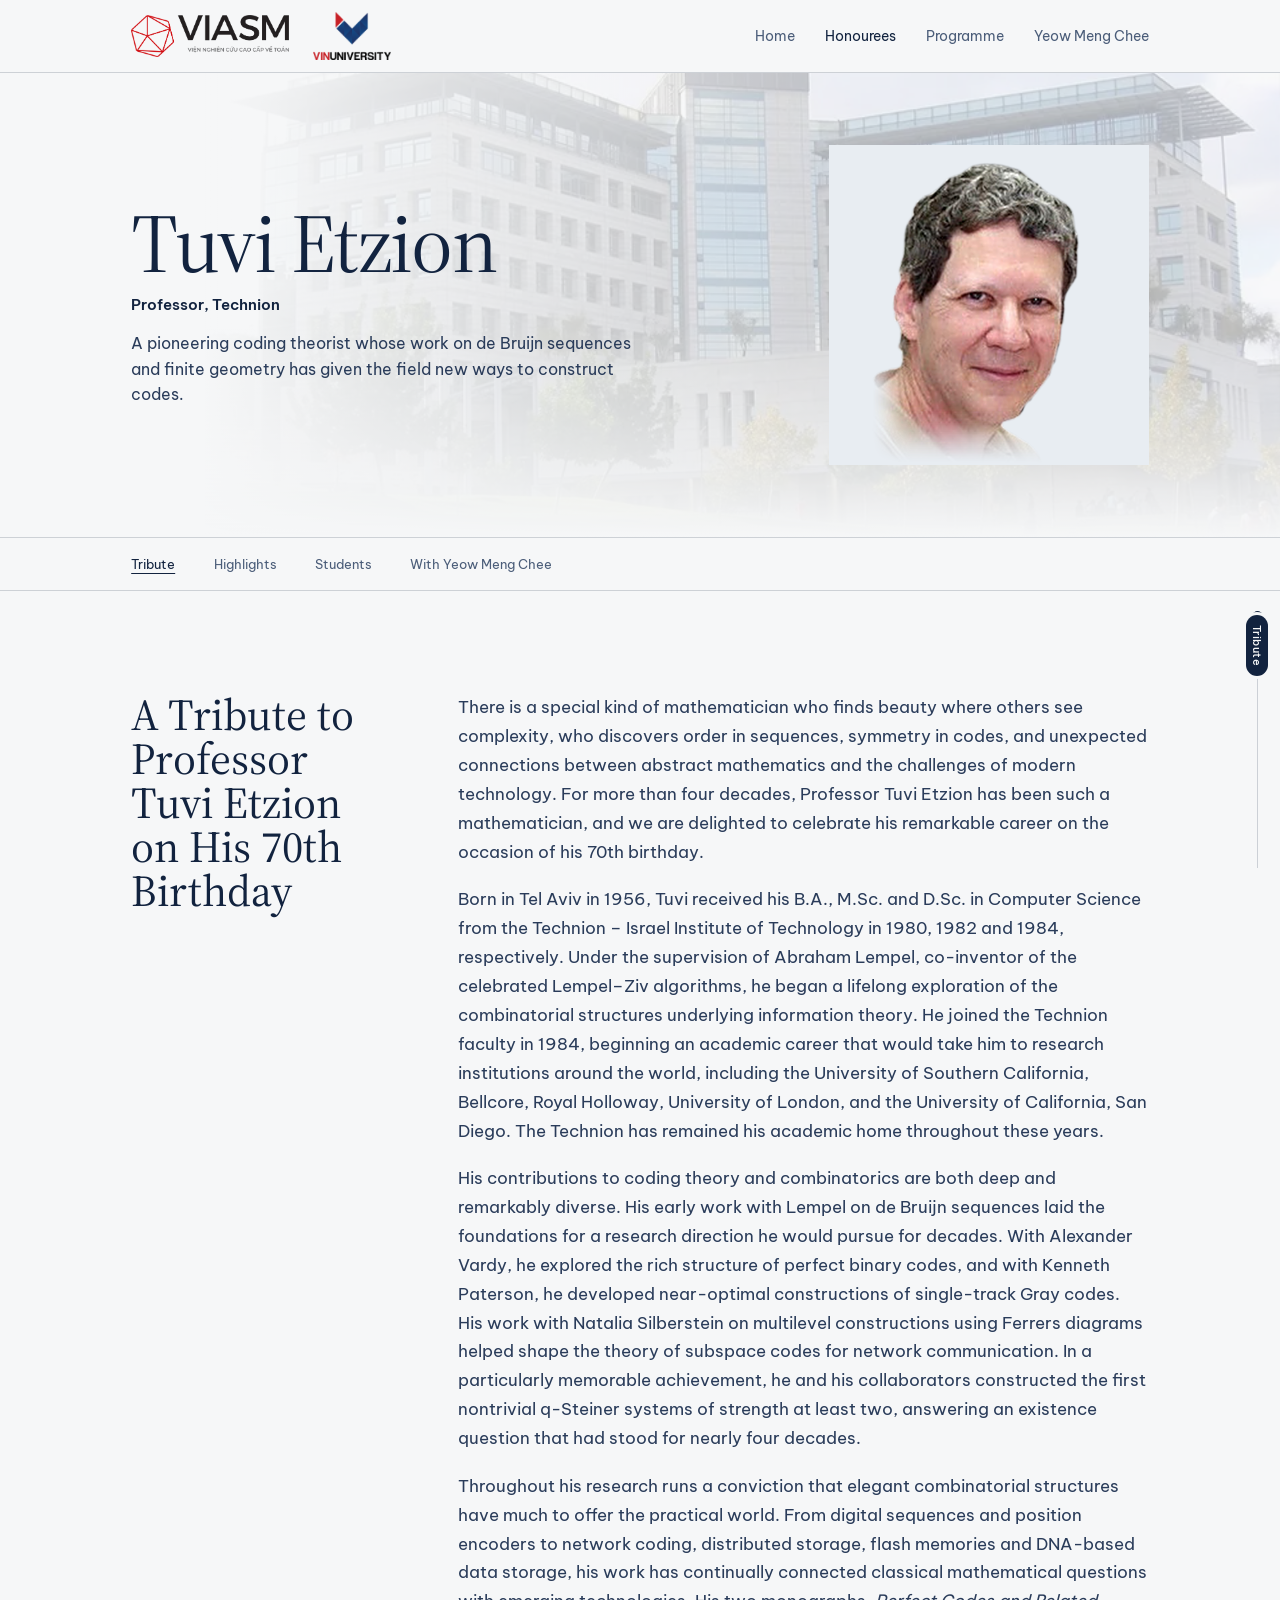
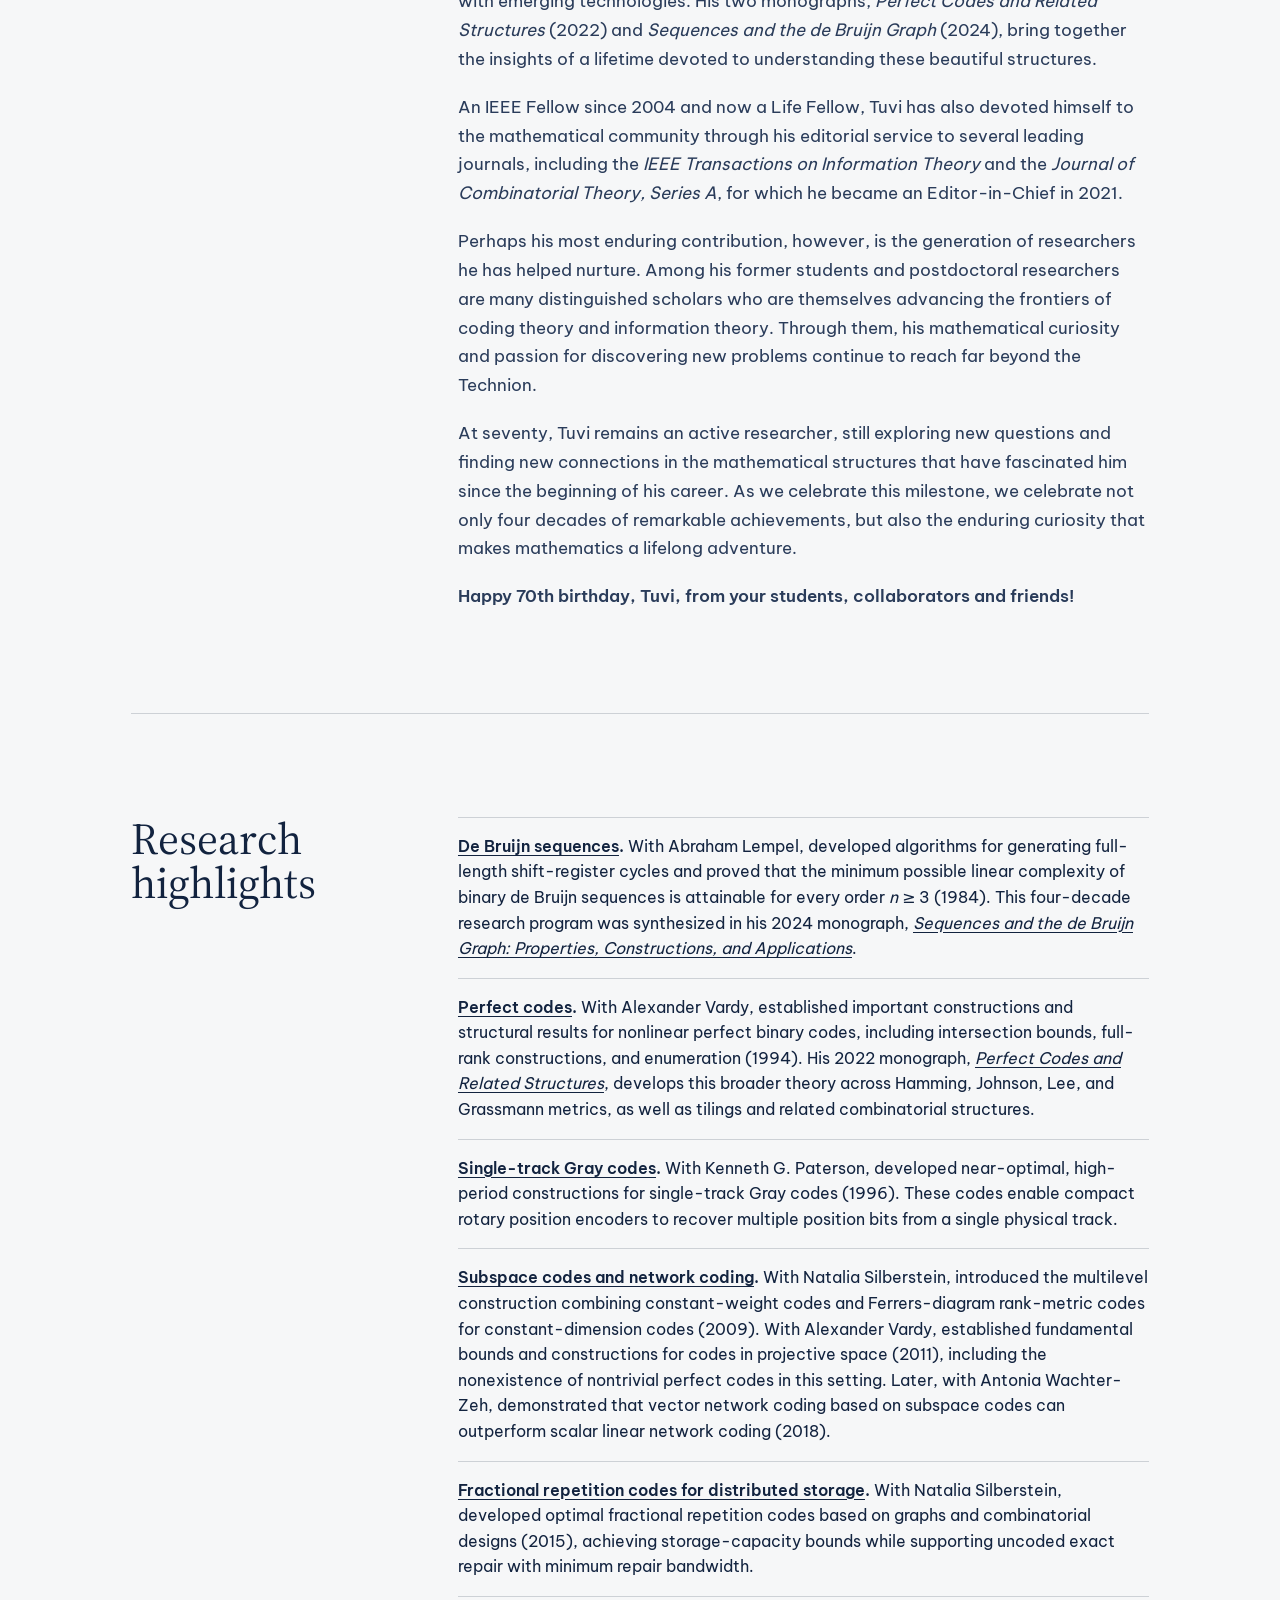
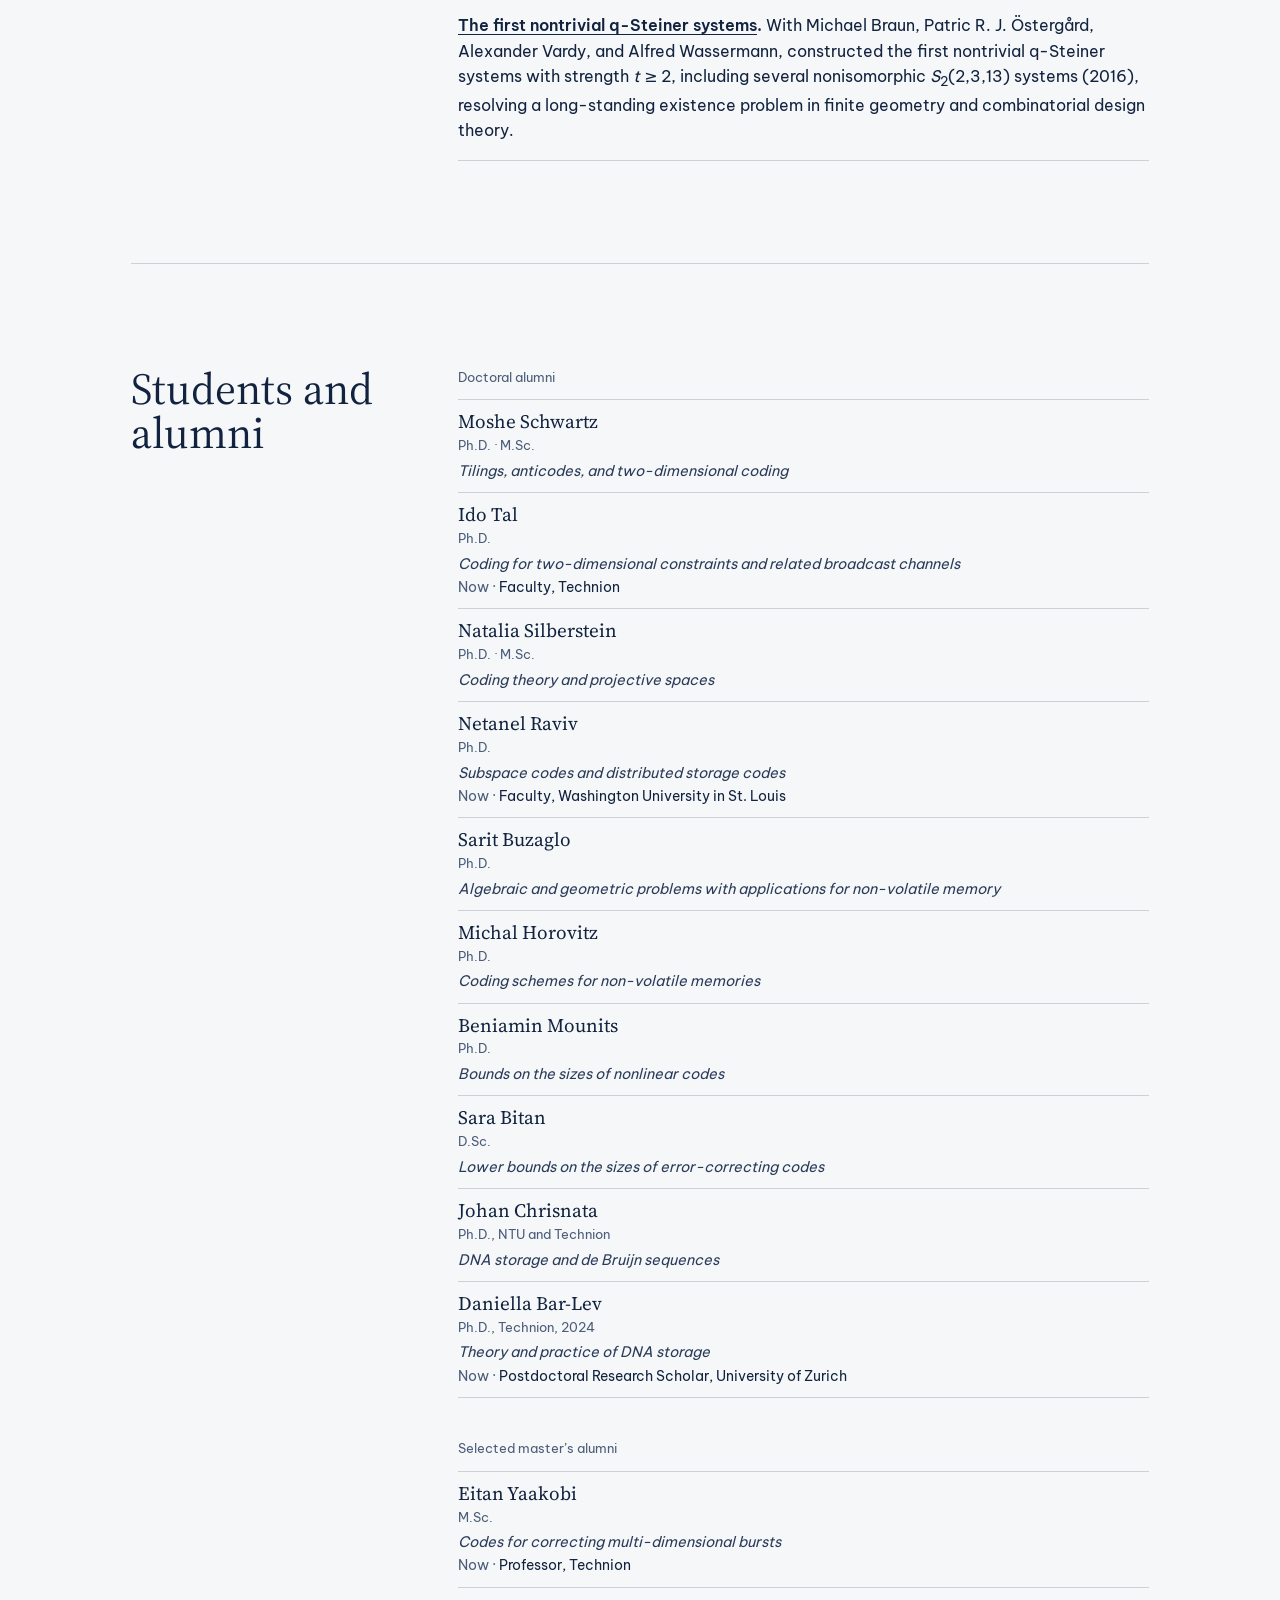
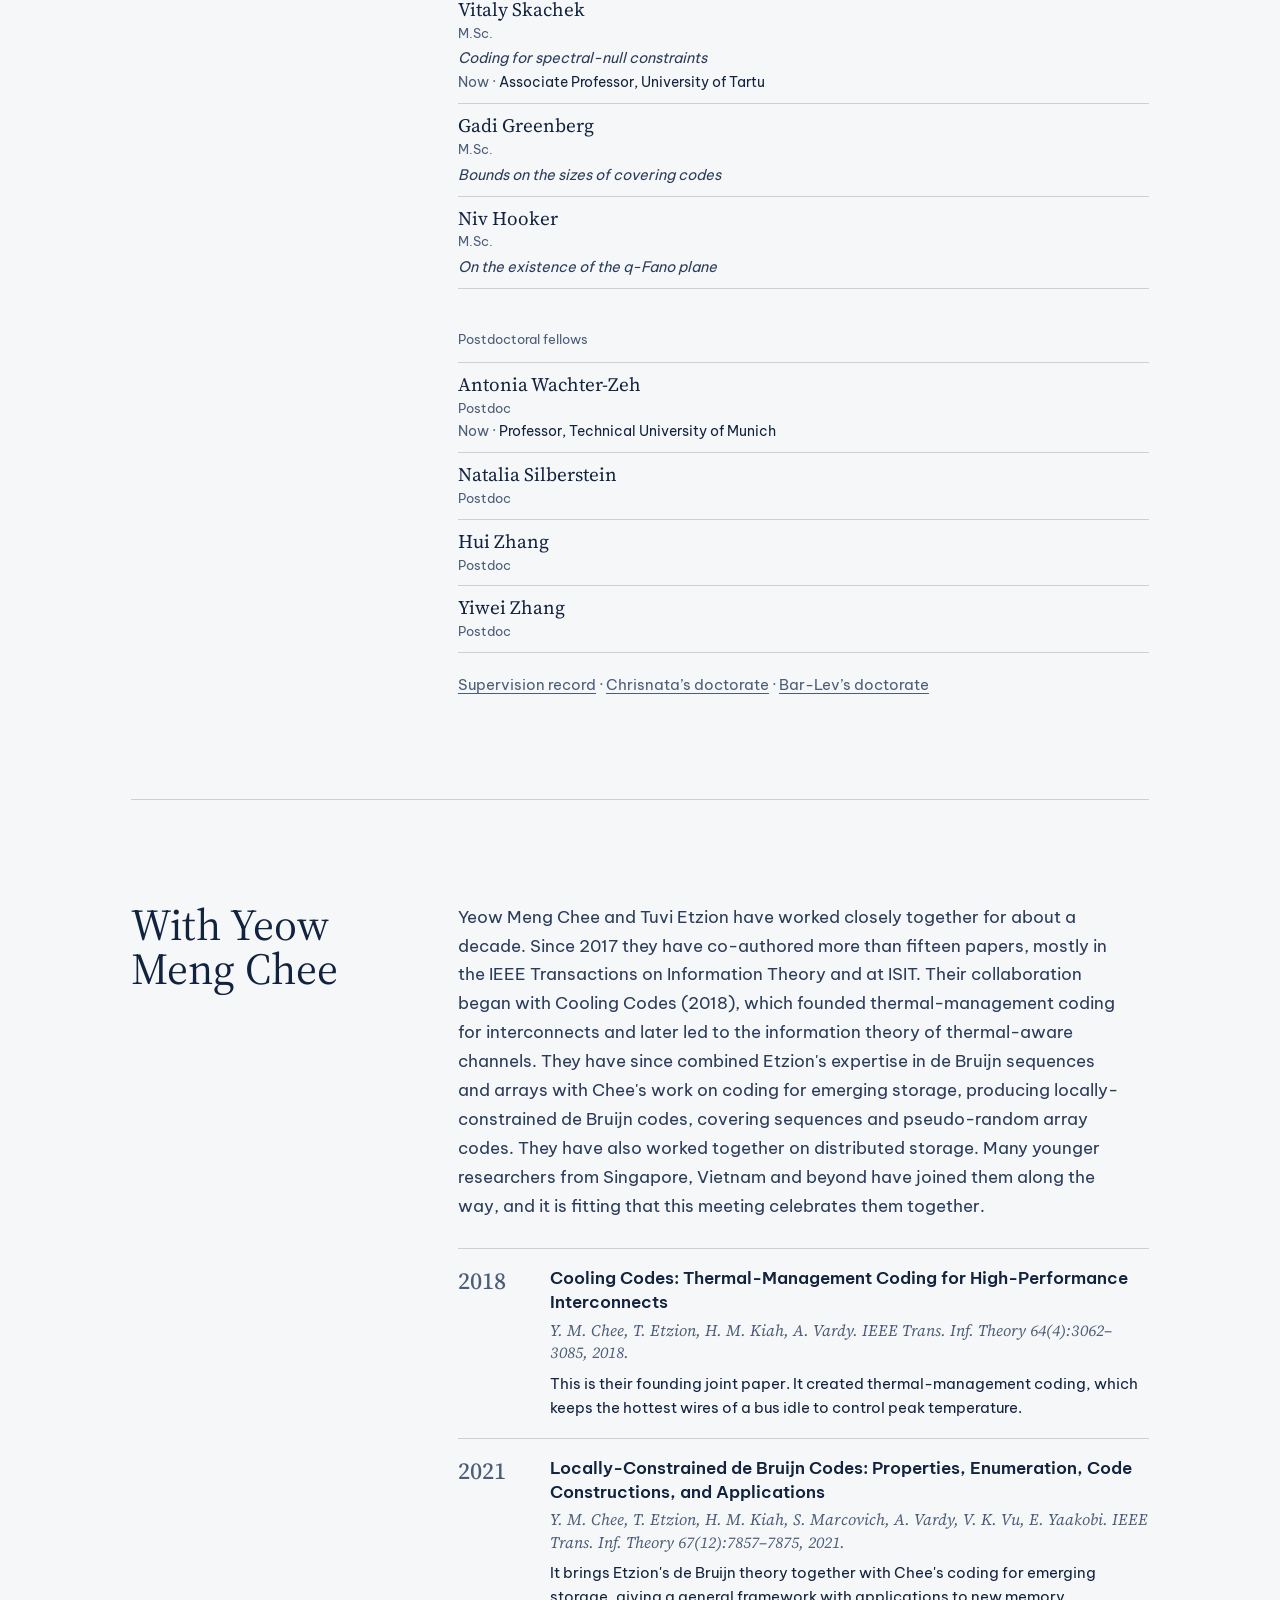
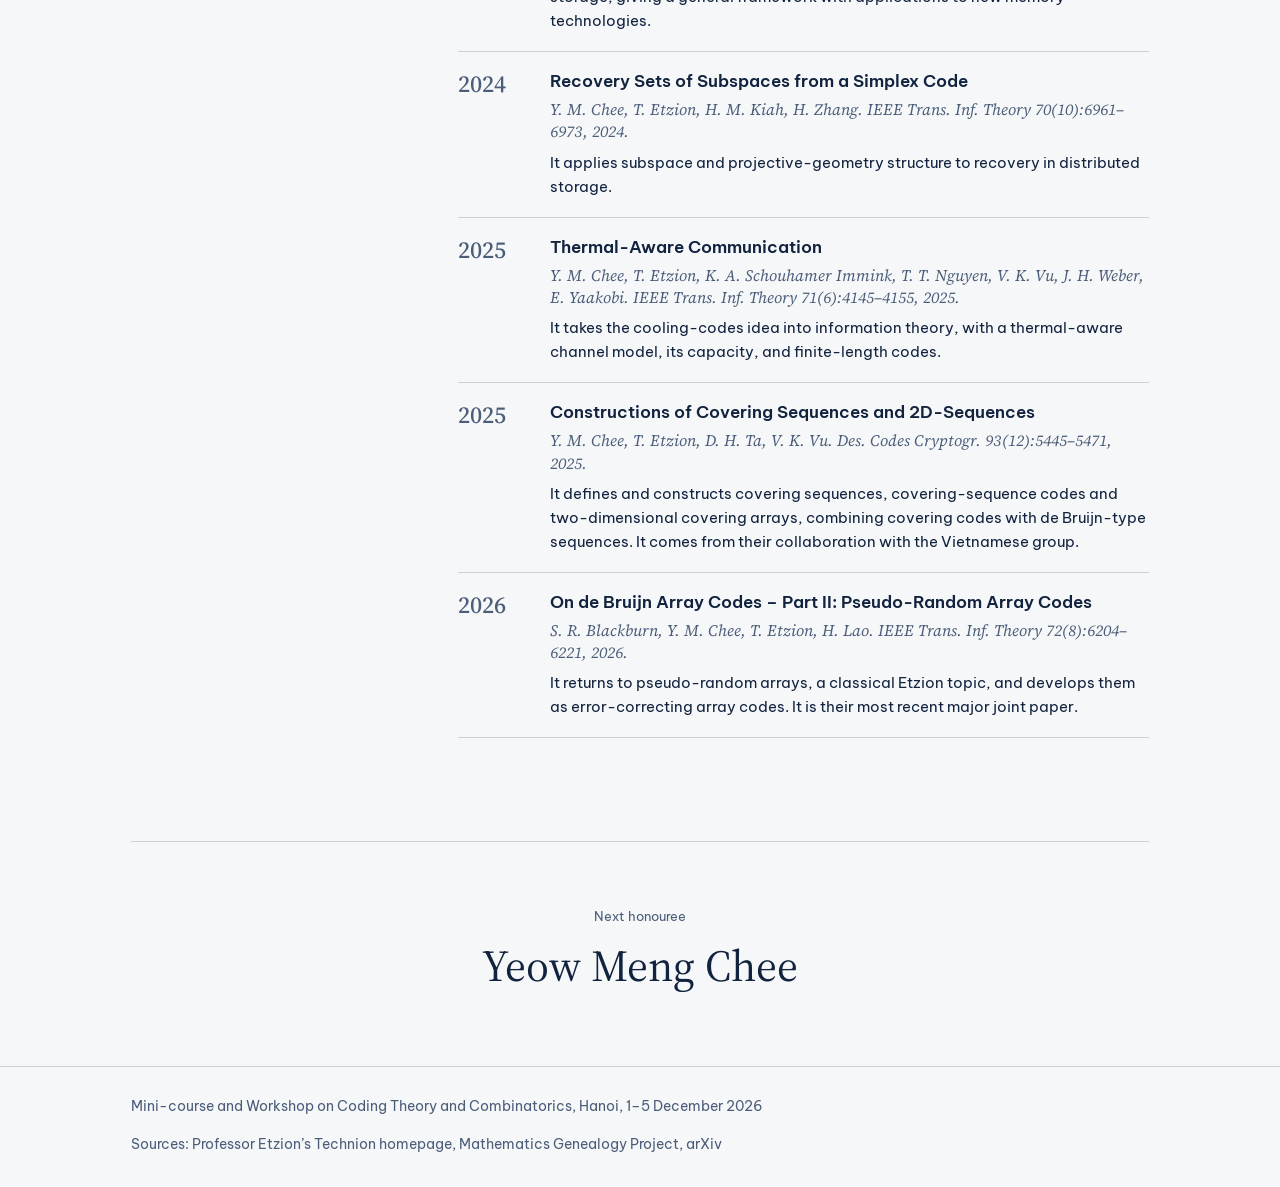
<file: etzion.html>
<!DOCTYPE html>
<html lang="en">
<head>
  <meta charset="UTF-8">
  <meta name="viewport" content="width=device-width, initial-scale=1">
  <title>Tuvi Etzion — CTC 2026 Honouree</title>
  <meta name="description" content="Professor Tuvi Etzion, Technion – Israel Institute of Technology: birthday tribute, research and academic career.">
  <link rel="preload" href="assets/fonts/source-serif-4-latin-opsz-normal.woff2" as="font" type="font/woff2" crossorigin>
  <link rel="stylesheet" href="assets/css/style.css?v=20261127e">
</head>
<body>
<a class="skip" href="#main">Skip to content</a>

<header class="nav">
  <div class="wrap nav__inner">
    <a class="nav__brand" href="index.html" aria-label="CTC 2026 home — VIASM and VinUniversity">
      <img src="assets/img/viasm-logo.png" width="957" height="255" alt="VIASM">
      <img class="nav__logo--vinuni" src="assets/img/vinuni-logo.png" width="360" height="221" alt="VinUniversity">
    </a>
    <nav class="nav__links" aria-label="Main">
      <a href="index.html">Home</a>
      <a href="index.html#honour" aria-current="page">Honourees</a>
      <a href="index.html#programme">Programme</a>
      <a href="chee.html">Yeow Meng Chee</a>
    </nav>
  </div>
</header>

<main id="main">
  <section class="phero phero--technion">
    <div class="wrap phero__layout">
      <div class="phero__intro">
        <h1 class="phero__name">Tuvi Etzion</h1>
        <p class="phero__role">Professor, Technion</p>
        <p>A pioneering coding theorist whose work on de Bruijn sequences and finite geometry has given the field new ways to construct codes.</p>
      </div>
      <figure class="phero__photo" data-photo>
        <img src="assets/img/etzion.png" alt="Portrait of Professor Tuvi Etzion">
        <span class="monogram" aria-hidden="true">TE</span>
      </figure>
    </div>
  </section>

  <nav class="pnav" aria-label="Profile sections">
    <ul class="wrap">
      <li><a href="#about">Tribute</a></li>
      <li><a href="#research">Highlights</a></li>
      <li><a href="#students">Students</a></li>
      <li><a href="#joint">With Yeow Meng Chee</a></li>
    </ul>
  </nav>

  <div class="wrap">
    <!-- Tribute -->
    <section class="block" id="about">
      <h2>A Tribute to Professor Tuvi Etzion on His 70th Birthday</h2>
      <div class="prose">
        <p>There is a special kind of mathematician who finds beauty where others see complexity, who discovers order in sequences, symmetry in codes, and unexpected connections between abstract mathematics and the challenges of modern technology. For more than four decades, Professor Tuvi Etzion has been such a mathematician, and we are delighted to celebrate his remarkable career on the occasion of his 70th birthday.</p>
        <p>Born in Tel Aviv in 1956, Tuvi received his B.A., M.Sc. and D.Sc. in Computer Science from the Technion – Israel Institute of Technology in 1980, 1982 and 1984, respectively. Under the supervision of Abraham Lempel, co-inventor of the celebrated Lempel–Ziv algorithms, he began a lifelong exploration of the combinatorial structures underlying information theory. He joined the Technion faculty in 1984, beginning an academic career that would take him to research institutions around the world, including the University of Southern California, Bellcore, Royal Holloway, University of London, and the University of California, San Diego. The Technion has remained his academic home throughout these years.</p>
        <p>His contributions to coding theory and combinatorics are both deep and remarkably diverse. His early work with Lempel on de Bruijn sequences laid the foundations for a research direction he would pursue for decades. With Alexander Vardy, he explored the rich structure of perfect binary codes, and with Kenneth Paterson, he developed near-optimal constructions of single-track Gray codes. His work with Natalia Silberstein on multilevel constructions using Ferrers diagrams helped shape the theory of subspace codes for network communication. In a particularly memorable achievement, he and his collaborators constructed the first nontrivial q-Steiner systems of strength at least two, answering an existence question that had stood for nearly four decades.</p>
        <p>Throughout his research runs a conviction that elegant combinatorial structures have much to offer the practical world. From digital sequences and position encoders to network coding, distributed storage, flash memories and DNA-based data storage, his work has continually connected classical mathematical questions with emerging technologies. His two monographs, <em>Perfect Codes and Related Structures</em> (2022) and <em>Sequences and the de Bruijn Graph</em> (2024), bring together the insights of a lifetime devoted to understanding these beautiful structures.</p>
        <p>An IEEE Fellow since 2004 and now a Life Fellow, Tuvi has also devoted himself to the mathematical community through his editorial service to several leading journals, including the <em>IEEE Transactions on Information Theory</em> and the <em>Journal of Combinatorial Theory, Series A</em>, for which he became an Editor-in-Chief in 2021.</p>
        <p>Perhaps his most enduring contribution, however, is the generation of researchers he has helped nurture. Among his former students and postdoctoral researchers are many distinguished scholars who are themselves advancing the frontiers of coding theory and information theory. Through them, his mathematical curiosity and passion for discovering new problems continue to reach far beyond the Technion.</p>
        <p>At seventy, Tuvi remains an active researcher, still exploring new questions and finding new connections in the mathematical structures that have fascinated him since the beginning of his career. As we celebrate this milestone, we celebrate not only four decades of remarkable achievements, but also the enduring curiosity that makes mathematics a lifelong adventure.</p>
        <p><strong>Happy 70th birthday, Tuvi, from your students, collaborators and friends!</strong></p>
      </div>
    </section>

    <!-- Research highlights -->
    <section class="block" id="research">
      <h2>Research highlights</h2>
      <div>
        <ul class="profile-highlights">
          <li><strong><a href="https://etzion.net.technion.ac.il/files/2016/02/P4.pdf" target="_blank" rel="noopener">De Bruijn sequences</a>.</strong> With Abraham Lempel, developed algorithms for generating full-length shift-register cycles and proved that the minimum possible linear complexity of binary de Bruijn sequences is attainable for every order <i>n</i> ≥ 3 (1984). This four-decade research program was synthesized in his 2024 monograph, <a href="https://www.sciencedirect.com/book/monograph/9780443135170/sequences-and-the-de-bruijn-graph" target="_blank" rel="noopener"><em>Sequences and the de Bruijn Graph: Properties, Constructions, and Applications</em></a>.</li>
          <li><strong><a href="https://etzion.net.technion.ac.il/files/2016/02/P32.pdf" target="_blank" rel="noopener">Perfect codes</a>.</strong> With Alexander Vardy, established important constructions and structural results for nonlinear perfect binary codes, including intersection bounds, full-rank constructions, and enumeration (1994). His 2022 monograph, <a href="https://doi.org/10.1142/12823" target="_blank" rel="noopener"><em>Perfect Codes and Related Structures</em></a>, develops this broader theory across Hamming, Johnson, Lee, and Grassmann metrics, as well as tilings and related combinatorial structures.</li>
          <li><strong><a href="https://etzion.net.technion.ac.il/files/2016/02/P36.pdf" target="_blank" rel="noopener">Single-track Gray codes</a>.</strong> With Kenneth G. Paterson, developed near-optimal, high-period constructions for single-track Gray codes (1996). These codes enable compact rotary position encoders to recover multiple position bits from a single physical track.</li>
          <li><strong><a href="https://arxiv.org/abs/0807.4846" target="_blank" rel="noopener">Subspace codes and network coding</a>.</strong> With Natalia Silberstein, introduced the multilevel construction combining constant-weight codes and Ferrers-diagram rank-metric codes for constant-dimension codes (2009). With Alexander Vardy, established fundamental bounds and constructions for codes in projective space (2011), including the nonexistence of nontrivial perfect codes in this setting. Later, with Antonia Wachter-Zeh, demonstrated that vector network coding based on subspace codes can outperform scalar linear network coding (2018).</li>
          <li><strong><a href="https://etzion.net.technion.ac.il/files/2016/02/FracRep.pdf" target="_blank" rel="noopener">Fractional repetition codes for distributed storage</a>.</strong> With Natalia Silberstein, developed optimal fractional repetition codes based on graphs and combinatorial designs (2015), achieving storage-capacity bounds while supporting uncoded exact repair with minimum repair bandwidth.</li>
          <li><strong><a href="https://doi.org/10.1017/fmp.2016.5" target="_blank" rel="noopener">The first nontrivial q-Steiner systems</a>.</strong> With Michael Braun, Patric R. J. Östergård, Alexander Vardy, and Alfred Wassermann, constructed the first nontrivial q-Steiner systems with strength <i>t</i> ≥ 2, including several nonisomorphic <i>S</i><sub>2</sub>(2,3,13) systems (2016), resolving a long-standing existence problem in finite geometry and combinatorial design theory.</li>
        </ul>
      </div>
    </section>

    <!-- Students -->
    <section class="block" id="students">
      <h2>Students and alumni</h2>
      <div>
          <p class="sub">Doctoral alumni</p>
          <ol class="alumni">
            <li><span class="alumni__name">Moshe Schwartz</span><span class="alumni__meta">Ph.D. · M.Sc.</span><span class="alumni__thesis">Tilings, anticodes, and two-dimensional coding</span></li>
            <li><span class="alumni__name">Ido Tal</span><span class="alumni__meta">Ph.D.</span><span class="alumni__thesis">Coding for two-dimensional constraints and related broadcast channels</span><span class="alumni__now">Faculty, Technion</span></li>
            <li><span class="alumni__name">Natalia Silberstein</span><span class="alumni__meta">Ph.D. · M.Sc.</span><span class="alumni__thesis">Coding theory and projective spaces</span></li>
            <li><span class="alumni__name">Netanel Raviv</span><span class="alumni__meta">Ph.D.</span><span class="alumni__thesis">Subspace codes and distributed storage codes</span><span class="alumni__now">Faculty, Washington University in St. Louis</span></li>
            <li><span class="alumni__name">Sarit Buzaglo</span><span class="alumni__meta">Ph.D.</span><span class="alumni__thesis">Algebraic and geometric problems with applications for non-volatile memory</span></li>
            <li><span class="alumni__name">Michal Horovitz</span><span class="alumni__meta">Ph.D.</span><span class="alumni__thesis">Coding schemes for non-volatile memories</span></li>
            <li><span class="alumni__name">Beniamin Mounits</span><span class="alumni__meta">Ph.D.</span><span class="alumni__thesis">Bounds on the sizes of nonlinear codes</span></li>
            <li><span class="alumni__name">Sara Bitan</span><span class="alumni__meta">D.Sc.</span><span class="alumni__thesis">Lower bounds on the sizes of error-correcting codes</span></li>
            <li><span class="alumni__name">Johan Chrisnata</span><span class="alumni__meta">Ph.D., NTU and Technion</span><span class="alumni__thesis">DNA storage and de Bruijn sequences</span></li>
            <li><span class="alumni__name">Daniella Bar-Lev</span><span class="alumni__meta">Ph.D., Technion, 2024</span><span class="alumni__thesis">Theory and practice of DNA storage</span><span class="alumni__now">Postdoctoral Research Scholar, University of Zurich</span></li>
          </ol>
          <p class="sub">Selected master’s alumni</p>
          <ol class="alumni">
            <li><span class="alumni__name">Eitan Yaakobi</span><span class="alumni__meta">M.Sc.</span><span class="alumni__thesis">Codes for correcting multi-dimensional bursts</span><span class="alumni__now">Professor, Technion</span></li>
            <li><span class="alumni__name">Vitaly Skachek</span><span class="alumni__meta">M.Sc.</span><span class="alumni__thesis">Coding for spectral-null constraints</span><span class="alumni__now">Associate Professor, University of Tartu</span></li>
            <li><span class="alumni__name">Gadi Greenberg</span><span class="alumni__meta">M.Sc.</span><span class="alumni__thesis">Bounds on the sizes of covering codes</span></li>
            <li><span class="alumni__name">Niv Hooker</span><span class="alumni__meta">M.Sc.</span><span class="alumni__thesis">On the existence of the q-Fano plane</span></li>
          </ol>
          <p class="sub">Postdoctoral fellows</p>
          <ol class="alumni">
            <li><span class="alumni__name">Antonia Wachter-Zeh</span><span class="alumni__meta">Postdoc</span><span class="alumni__now">Professor, Technical University of Munich</span></li>
            <li><span class="alumni__name">Natalia Silberstein</span><span class="alumni__meta">Postdoc</span></li>
            <li><span class="alumni__name">Hui Zhang</span><span class="alumni__meta">Postdoc</span></li>
            <li><span class="alumni__name">Yiwei Zhang</span><span class="alumni__meta">Postdoc</span></li>
          </ol>
          <p class="alumni__more"><a class="profile-source" href="https://etzion.net.technion.ac.il/graduate-students/" target="_blank" rel="noopener">Supervision record</a> · <a class="profile-source" href="https://www.ntu.edu.sg/spms/news-events/news/detail/2022-graduate-award-winners-for-the-school-of-physical-and-mathematical-sciences">Chrisnata’s doctorate</a> · <a class="profile-source" href="https://daniellabarlev.github.io/experience/">Bar-Lev’s doctorate</a></p>
      </div>
    </section>

    <!-- Joint work -->
    <section class="block" id="joint">
      <h2>With Yeow Meng Chee</h2>
      <div>
        <p class="joint-intro">Yeow Meng Chee and Tuvi Etzion have worked closely together for about a decade. Since 2017 they have co-authored more than fifteen papers, mostly in the IEEE Transactions on Information Theory and at ISIT. Their collaboration began with Cooling Codes (2018), which founded thermal-management coding for interconnects and later led to the information theory of thermal-aware channels. They have since combined Etzion's expertise in de Bruijn sequences and arrays with Chee's work on coding for emerging storage, producing locally-constrained de Bruijn codes, covering sequences and pseudo-random array codes. They have also worked together on distributed storage. Many younger researchers from Singapore, Vietnam and beyond have joined them along the way, and it is fitting that this meeting celebrates them together.</p>
        <ol class="pubs">
          <li>
            <span class="yr">2018</span>
            <div class="t">
              <strong>Cooling Codes: Thermal-Management Coding for High-Performance Interconnects</strong>
              <p class="v">Y. M. Chee, T. Etzion, H. M. Kiah, A. Vardy. IEEE Trans. Inf. Theory 64(4):3062–3085, 2018.</p>
              <p class="pub-summary">This is their founding joint paper. It created thermal-management coding, which keeps the hottest wires of a bus idle to control peak temperature.</p>
            </div>
          </li>
          <li>
            <span class="yr">2021</span>
            <div class="t">
              <strong>Locally-Constrained de Bruijn Codes: Properties, Enumeration, Code Constructions, and Applications</strong>
              <p class="v">Y. M. Chee, T. Etzion, H. M. Kiah, S. Marcovich, A. Vardy, V. K. Vu, E. Yaakobi. IEEE Trans. Inf. Theory 67(12):7857–7875, 2021.</p>
              <p class="pub-summary">It brings Etzion's de Bruijn theory together with Chee's coding for emerging storage, giving a general framework with applications to new memory technologies.</p>
            </div>
          </li>
          <li>
            <span class="yr">2024</span>
            <div class="t">
              <strong>Recovery Sets of Subspaces from a Simplex Code</strong>
              <p class="v">Y. M. Chee, T. Etzion, H. M. Kiah, H. Zhang. IEEE Trans. Inf. Theory 70(10):6961–6973, 2024.</p>
              <p class="pub-summary">It applies subspace and projective-geometry structure to recovery in distributed storage.</p>
            </div>
          </li>
          <li>
            <span class="yr">2025</span>
            <div class="t">
              <strong>Thermal-Aware Communication</strong>
              <p class="v">Y. M. Chee, T. Etzion, K. A. Schouhamer Immink, T. T. Nguyen, V. K. Vu, J. H. Weber, E. Yaakobi. IEEE Trans. Inf. Theory 71(6):4145–4155, 2025.</p>
              <p class="pub-summary">It takes the cooling-codes idea into information theory, with a thermal-aware channel model, its capacity, and finite-length codes.</p>
            </div>
          </li>
          <li>
            <span class="yr">2025</span>
            <div class="t">
              <strong>Constructions of Covering Sequences and 2D-Sequences</strong>
              <p class="v">Y. M. Chee, T. Etzion, D. H. Ta, V. K. Vu. Des. Codes Cryptogr. 93(12):5445–5471, 2025.</p>
              <p class="pub-summary">It defines and constructs covering sequences, covering-sequence codes and two-dimensional covering arrays, combining covering codes with de Bruijn-type sequences. It comes from their collaboration with the Vietnamese group.</p>
            </div>
          </li>
          <li>
            <span class="yr">2026</span>
            <div class="t">
              <strong>On de Bruijn Array Codes – Part II: Pseudo-Random Array Codes</strong>
              <p class="v">S. R. Blackburn, Y. M. Chee, T. Etzion, H. Lao. IEEE Trans. Inf. Theory 72(8):6204–6221, 2026.</p>
              <p class="pub-summary">It returns to pseudo-random arrays, a classical Etzion topic, and develops them as error-correcting array codes. It is their most recent major joint paper.</p>
            </div>
          </li>
        </ol>
      </div>
    </section>
  </div>

  <a class="next" href="chee.html"><small>Next honouree</small><strong>Yeow Meng Chee</strong></a>
</main>

<footer class="footer">
  <div class="wrap footer__row">
    <p><a href="index.html">Mini-course and Workshop on Coding Theory and Combinatorics</a>, Hanoi, 1–5 December 2026</p>
    <p>Sources: Professor Etzion’s Technion homepage, Mathematics Genealogy Project, arXiv</p>
  </div>
</footer>

<script src="assets/js/main.js?v=20261127d"></script>
</body>
</html>
</file>
<file: assets/css/style.css>
/* =========================================================
   CTC 2026 — Mini-course and Workshop on Coding Theory and Combinatorics
   Shared styles for index.html, chee.html, etzion.html
   ========================================================= */
@import url("fonts.css?v=20261127d");

:root {
  --bg: #f6f7f8;
  --panel: #e8edf2;
  --line: rgba(18, 35, 63, 0.18);
  --ink: #12233f;
  --mute: #4b5d79;
  --dim: #8494ac;

  --f-serif: "Source Serif 4", Georgia, "Times New Roman", serif;
  --f-sans: "Be Vietnam Pro", "Segoe UI", system-ui, sans-serif;

  --wrap: 1120px;
  --nav-height: 72px;
  --gutter: clamp(20px, 4vw, 56px);
}

*, *::before, *::after { box-sizing: border-box; }
html { scroll-padding-top: calc(var(--nav-height) + 16px); -webkit-text-size-adjust: 100%; }
body {
  font-optical-sizing: auto;
  margin: 0;
  background: var(--bg);
  color: var(--ink);
  font-family: var(--f-sans);
  font-size: 16px;
  line-height: 1.6;
  font-weight: 400;
  -webkit-font-smoothing: antialiased;
}
img { display: block; max-width: 100%; }
a { color: inherit; text-decoration: none; }
p { margin: 0; }
h1, h2, h3, h4 { margin: 0; font-weight: inherit; }
ol, ul { margin: 0; padding: 0; list-style: none; }

:focus-visible { outline: 2px solid var(--ink); outline-offset: 4px; border-radius: 2px; }
.skip { position: absolute; left: -999px; top: 8px; background: var(--ink); color: var(--bg); padding: 8px 14px; z-index: 100; }
.skip:focus { left: 8px; }

.wrap { width: 100%; max-width: var(--wrap); margin: 0 auto; padding: 0 var(--gutter); }

/* ---------- Navigation ---------- */
.nav {
  position: sticky; top: 0; z-index: 50;
  background: var(--bg); border-bottom: 1px solid var(--line);
}
.nav__inner { display: flex; align-items: center; justify-content: space-between; gap: 24px; min-height: var(--nav-height); }
.nav__brand { display: flex; flex: none; align-items: center; gap: clamp(14px, 2vw, 24px); }
.nav__brand img { height: 42px; width: auto; }
.nav__brand .nav__logo--vinuni { height: 48px; }
.nav__links { display: flex; flex-wrap: wrap; gap: 0 clamp(12px, 2.6vw, 30px); font-size: 14px; }
.nav__links a { display: inline-flex; align-items: center; min-height: 44px; color: var(--mute); }
.nav__links a:hover, .nav__links a[aria-current="page"], .nav__links a.is-active { color: var(--ink); }
.nav__links a.is-active { text-decoration: underline; text-underline-offset: 4px; }
.nav__links a:hover { text-decoration: underline; text-underline-offset: 4px; }
@media (max-width: 760px) {
  :root { --nav-height: 0px; }
  .nav { position: relative; }
  .nav__inner { flex-direction: column; align-items: flex-start; gap: 0; padding-top: 12px; }
  .nav__brand img { height: 34px; }
  .nav__brand .nav__logo--vinuni { height: 40px; }
  .nav__links { font-size: 13px; }
}

/* ---------- Buttons and links ---------- */
.btn {
  display: inline-flex; align-items: center; gap: 10px;
  min-height: 46px; padding: 8px 18px; border-radius: 3px;
  border: 1px solid var(--line); font-size: 14px; font-weight: 500;
  transition: background .2s, color .2s, border-color .2s;
}
.btn:hover { border-color: var(--ink); }
.btn--primary { background: var(--ink); color: var(--bg); border-color: var(--ink); }
.btn--primary:hover { background: transparent; color: var(--ink); }
.text-link {
  display: inline-flex; align-items: center; min-height: 44px;
  font-size: 14px; font-weight: 500; text-decoration: underline; text-underline-offset: 4px;
}
.text-link:hover { color: var(--mute); }

/* =========================================================
   HOME — hero
   ========================================================= */
.hero {
  position: relative;
  isolation: isolate;
  padding: clamp(44px, 7vw, 90px) 0 clamp(32px, 5vw, 56px);
}
.hero::before {
  content: "";
  position: absolute;
  z-index: -1;
  inset: 0 0 0 24%;
  background:
    linear-gradient(to bottom, transparent 58%, var(--bg)),
    linear-gradient(to right, var(--bg), transparent 48%),
    url("../img/vinuni-banner.webp") center 49% / cover;
  opacity: .32;
}
.hero__lead { margin-bottom: 8px; }
.hero__title {
  font-family: var(--f-serif); font-weight: 400;
  font-size: clamp(42px, 7vw, 94px); line-height: .98; letter-spacing: -.025em;
  max-width: 17ch; text-wrap: balance;
}
.hero__meta {
  display: flex; flex-wrap: wrap; align-items: center; justify-content: space-between; gap: 16px 28px;
  margin-top: clamp(22px, 4vw, 36px); padding-top: 20px; border-top: 1px solid var(--line);
}
.hero__when { font-size: 15px; line-height: 1.5; }
.hero__when strong { display: block; font-weight: 600; font-size: 18px; margin-bottom: 2px; }
.hero__actions { display: flex; flex-wrap: wrap; gap: 10px; }
@media (max-width: 600px) {
  .hero::before {
    inset: 0;
    background:
      linear-gradient(to bottom, transparent 42%, var(--bg) 94%),
      url("../img/vinuni-banner-small.webp") 50% 47% / cover;
    opacity: .23;
  }
}

/* =========================================================
   HOME — about
   ========================================================= */
.section { padding: clamp(48px, 7vw, 88px) 0; }
.section + .section { border-top: 1px solid var(--line); }
.campus-banner + .section { padding-top: 0; }
.about__photo { margin: 0 0 clamp(28px, 5vw, 52px); aspect-ratio: 16 / 5; }
.about__photo img { width: 100%; height: 100%; object-fit: cover; }
.about__grid { display: grid; grid-template-columns: 1fr 1fr; gap: clamp(32px, 6vw, 96px); align-items: start; }
.about__statement { font-family: var(--f-serif); font-size: clamp(28px, 3.2vw, 40px); line-height: 1.1; letter-spacing: -.01em; text-wrap: balance; }
.about__objective { margin-top: 12px; color: #2a3c5a; }
.about__cols { display: grid; color: #2a3c5a; }
.about__cols > div { padding: 24px 0; border-top: 1px solid var(--line); }
.about__cols h3 { font-family: var(--f-serif); font-weight: 500; font-size: 24px; line-height: 1.1; color: var(--ink); margin-bottom: 10px; }
.about__venues { margin-top: 24px; }
.about__venues > div { padding-bottom: 0; }
.about__venues p + p { margin-top: 12px; }
@media (max-width: 860px) { .about__grid { grid-template-columns: 1fr; } .about__photo { aspect-ratio: 16 / 9; } }

.section-head { display: grid; grid-template-columns: auto 1fr; align-items: end; gap: 8px 36px; margin-bottom: clamp(24px, 4vw, 40px); }
.section-head h2 { font-family: var(--f-serif); font-weight: 400; font-size: clamp(38px, 5vw, 62px); line-height: 1; }
.section-head p { font-size: 14px; color: var(--mute); max-width: 42ch; justify-self: end; text-align: right; }
@media (max-width: 760px) { .section-head { grid-template-columns: 1fr; } .section-head p { justify-self: start; text-align: left; } }

/* =========================================================
   HOME — honourees: two equal squares side by side
   ========================================================= */
.honoree__grid { display: grid; grid-template-columns: repeat(2, minmax(0, 460px)); justify-content: space-between; gap: clamp(16px, 4vw, 64px); }
.honoree { display: flex; flex-direction: column; }
.honoree__photo { display: block; aspect-ratio: 1; overflow: hidden; background: var(--panel); }
.honoree__photo img { width: 100%; height: 100%; object-fit: cover; object-position: center top; }
.honoree__text { flex: 1; display: flex; flex-direction: column; align-items: flex-start; margin-top: 24px; }
.honoree__name { font-family: var(--f-serif); font-weight: 400; font-size: clamp(30px, 4.2vw, 46px); line-height: 1; margin-bottom: 8px; }
.honoree__role { font-family: var(--f-serif); font-style: italic; font-size: clamp(16px, 1.6vw, 21px); line-height: 1.3; color: #2a3c5a; }
.honoree__note { color: var(--mute); font-size: 15px; margin: 10px 0 12px; }
.honoree__text .text-link { margin-top: auto; }
@media (max-width: 520px) { .honoree__grid { grid-template-columns: 1fr; gap: 32px; } }

/* Portrait fallback when the photo file is missing */
.no-photo img { display: none; }
.monogram { display: none; }
.no-photo .monogram {
  display: grid; place-items: center; width: 100%; height: 100%;
  font-family: var(--f-serif); font-style: italic; font-size: clamp(120px, 18vw, 260px); color: rgba(18,35,63,.11);
}

/* =========================================================
   HOME — programme
   ========================================================= */
.prog { display: grid; gap: clamp(48px, 6vw, 88px); }
.prog__part { display: grid; grid-template-columns: minmax(200px, 300px) 1fr; gap: clamp(24px, 5vw, 72px); align-items: start; }
.prog__intro { position: sticky; top: calc(var(--nav-height) + 24px); }
@media (max-width: 860px) { .prog__part { grid-template-columns: 1fr; } .prog__intro { position: static; } }
.prog__part h3 { font-family: var(--f-serif); font-size: clamp(30px, 3vw, 42px); line-height: 1.05; }
.prog__intro p { color: var(--mute); margin-top: 10px; max-width: 34ch; }
.prog__pdf { display: inline-block; margin-top: 6px; color: var(--ink); font-weight: 500; border-bottom: 1px solid currentColor; }
.prog__pdf:hover { color: var(--mute); }
.days { border-top: 1px solid var(--line); }
.day { display: grid; grid-template-columns: 64px 1fr; gap: 20px; padding: 24px 0; border-bottom: 1px solid var(--line); }
.day__date { font-family: var(--f-serif); font-weight: 500; font-size: 34px; line-height: 1; }
.day__date small { display: block; font-family: var(--f-sans); font-weight: 500; font-size: 12px; color: var(--mute); margin-top: 6px; letter-spacing: .02em; }
.day__venue { font-size: 13px; font-weight: 600; letter-spacing: .08em; text-transform: uppercase; color: var(--mute); margin-bottom: 10px; }
.slot { display: grid; grid-template-columns: 104px 1fr; gap: 16px; padding: 9px 0; border-top: 1px solid rgba(18, 35, 63, 0.08); font-size: 15px; line-height: 1.45; }
.slot:first-child { border-top: 0; }
.slot__time { font-variant-numeric: tabular-nums; color: var(--mute); font-size: 14px; padding-top: 1px; }
.prog__part > *, .day > div, .slot__what { min-width: 0; }
.slot__title { display: block; overflow-wrap: anywhere; }
.slot__who { display: block; font-size: 13.5px; color: var(--mute); margin-top: 2px; }
.slot--break { padding: 5px 0; font-size: 13.5px; color: var(--mute); }
.slot--break .slot__time { color: var(--mute); font-size: 13px; }
.slot--event .slot__title { font-weight: 500; }
.slot--key .slot__title { font-family: var(--f-serif); font-size: 19px; line-height: 1.3; }
.slot--key .slot__who { color: var(--ink); font-weight: 500; }
@media (max-width: 520px) { .day { grid-template-columns: 1fr; gap: 10px; } .slot { grid-template-columns: 88px 1fr; gap: 12px; } }

/* =========================================================
   HOME — speakers
   ========================================================= */
.speakers { border-top: 1px solid var(--line); }
.speaker { display: grid; grid-template-columns: 1.2fr 1fr auto; align-items: baseline; gap: 20px; padding: 22px 0; border-bottom: 1px solid var(--line); }
.speaker__name { font-size: clamp(20px, 2.2vw, 28px); font-weight: 500; letter-spacing: -.01em; }
.speaker__aff { color: var(--mute); font-size: 15px; }
.speaker__tag { font-size: 13px; color: var(--mute); white-space: nowrap; }
.speaker--link .speaker__name { text-decoration: underline; text-decoration-thickness: 1px; text-underline-offset: 6px; text-decoration-color: var(--dim); transition: text-decoration-color .2s; }
.speaker--link:hover .speaker__name { text-decoration-color: var(--ink); }
@media (max-width: 680px) { .speaker { grid-template-columns: 1fr; gap: 4px; } }

/* ---------- Footer ---------- */
.footer { border-top: 1px solid var(--line); padding: 28px 0 32px; color: var(--mute); font-size: 14px; }
.footer__big { font-family: var(--f-serif); font-weight: 400; font-size: 27px; line-height: 1.15; color: var(--ink); margin-bottom: 12px; }
.footer__row { display: flex; flex-wrap: wrap; justify-content: space-between; gap: 16px 40px; }
.footer__contact { margin-top: 12px; }
.footer__contact a { text-decoration: underline; text-underline-offset: 3px; }
.footer a, .pnav a { transition: color .2s; }
.footer a:hover { color: var(--ink); }

/* =========================================================
   PROFILE PAGES
   ========================================================= */
.phero {
  position: relative;
  isolation: isolate;
  padding: clamp(32px, 6vw, 72px) 0;
}
.phero--sutd { --campus-image: url("../img/sutd-campus.webp"); }
.phero--technion { --campus-image: url("../img/technion-campus.webp"); }
.phero::before {
  content: "";
  position: absolute;
  z-index: -1;
  inset: 0 0 0 16%;
  background:
    linear-gradient(to bottom, transparent 55%, var(--bg)),
    linear-gradient(to right, var(--bg), transparent 55%),
    var(--campus-image) center 46% / cover;
  opacity: .30;
}
.phero__layout {
  display: grid; grid-template-columns: minmax(0, 1fr) minmax(180px, 320px);
  align-items: center; gap: clamp(24px, 5vw, 72px);
}
.phero__name {
  font-family: var(--f-serif); font-weight: 400;
  font-size: clamp(44px, 6.5vw, 84px); line-height: 1; letter-spacing: -.02em;
}
.phero__photo { margin: 0; width: 100%; aspect-ratio: 1; background: var(--panel); }
.phero__photo img { width: 100%; height: 100%; object-fit: contain; }
.phero__photo .monogram { font-size: clamp(72px, 10vw, 120px); }
.phero__role { font-size: 15px; font-weight: 600; margin: 8px 0 14px; }
.phero__intro p:last-child { max-width: 48ch; color: #2a3c5a; }
@media (max-width: 580px) {
  .phero::before {
    inset: 0;
    background:
      linear-gradient(to bottom, transparent 34%, var(--bg) 95%),
      var(--campus-image) center 44% / cover;
    opacity: .23;
  }
  .phero__layout { grid-template-columns: 1fr; }
  .phero__photo { max-width: 240px; }
}

.pnav { position: sticky; top: var(--nav-height); z-index: 20; background: var(--bg); border-top: 1px solid var(--line); border-bottom: 1px solid var(--line); }
.pnav ul { display: flex; gap: clamp(18px, 3vw, 44px); overflow-x: auto; height: 52px; align-items: center; scrollbar-width: thin; }
.pnav a { display: inline-flex; align-items: center; min-height: 44px; font-size: 13px; color: var(--mute); white-space: nowrap; }
.pnav a:hover, .pnav a.is-active { color: var(--ink); text-decoration: underline; text-underline-offset: 4px; }

.block { display: grid; grid-template-columns: minmax(180px, 250px) minmax(0, 1fr); gap: 24px clamp(32px, 6vw, 96px); padding: clamp(64px, 8vw, 112px) 0; border-bottom: 1px solid var(--line); scroll-margin-top: 54px; }
.block > h2 { font-family: var(--f-serif); font-weight: 400; font-size: clamp(30px, 3.6vw, 44px); line-height: 1; position: sticky; top: 142px; align-self: start; }
@media (max-width: 760px) { .block { grid-template-columns: minmax(0, 1fr); } .block > h2 { position: static; } }

.prose p { font-size: 17px; line-height: 1.7; color: #2a3c5a; max-width: 66ch; }
.prose p + p { margin-top: 1.1em; }
.prose .lede { font-family: var(--f-serif); font-size: clamp(24px, 2.4vw, 32px); line-height: 1.3; color: var(--ink); max-width: 34ch; margin-bottom: 1em; }

.profile-highlights { max-width: 66ch; border-top: 1px solid var(--line); }
.profile-highlights > li { padding: 16px 0; border-bottom: 1px solid var(--line); }
.profile-citations { margin-top: 10px; padding-inline-start: 1.15em; list-style: disc; color: var(--mute); font-size: 14px; }
.profile-citations li + li { margin-top: 4px; }
.profile-highlights a, .profile-source { text-decoration: underline; text-underline-offset: 3px; }
.profile-source { color: var(--mute); }
.profile-students { list-style: disc; padding-inline-start: 1.25em; margin-bottom: 12px; }
.profile-students li + li { margin-top: 6px; }

.facts { display: grid; grid-template-columns: repeat(3, 1fr); margin-top: 48px; border-top: 1px solid var(--line); }
.facts div { padding: 22px 20px 0 0; }
.facts dt { font-family: var(--f-serif); font-weight: 500; font-size: clamp(36px, 4vw, 54px); line-height: 1; }
.facts dd { margin: 8px 0 0; font-size: 14px; color: var(--mute); max-width: 22ch; }
@media (max-width: 560px) { .facts { grid-template-columns: 1fr; } }

.timeline li { display: grid; grid-template-columns: 140px 1fr; gap: 20px; padding: 18px 0; border-top: 1px solid var(--line); }
.timeline li:last-child { border-bottom: 1px solid var(--line); }
.timeline .yr { font-family: var(--f-serif); font-weight: 500; font-size: 26px; line-height: 1.1; }
.timeline .what { font-size: 16px; line-height: 1.5; }
.timeline .what span { display: block; color: var(--mute); font-size: 14px; margin-top: 2px; }
.alumni { border-top: 1px solid var(--line); max-width: 66ch; }
.alumni li { display: grid; gap: 1px; padding: 10px 0; border-bottom: 1px solid var(--line); }
.alumni__name { font-family: var(--f-serif); font-size: 19px; line-height: 1.25; color: var(--ink); }
.alumni__name span { font-family: var(--f-sans); font-size: 14px; color: var(--mute); }
.alumni__meta { font-size: 13px; color: var(--mute); }
.alumni__thesis { font-size: 14.5px; font-style: italic; color: #2a3c5a; margin-top: 2px; }
.alumni__now { font-size: 14px; color: var(--ink); }
.alumni__now::before { content: "Now · "; color: var(--mute); }
.alumni__more { margin-top: 20px; font-size: 15px; color: var(--mute); max-width: 66ch; }
.sub { font-size: 13px; color: var(--mute); margin: 40px 0 12px; }
.sub:first-child { margin-top: 0; }
@media (max-width: 560px) { .timeline li { grid-template-columns: 1fr; gap: 2px; } }

.interests { display: grid; grid-template-columns: repeat(auto-fit, minmax(240px, 1fr)); gap: 1px; background: var(--line); border: 1px solid var(--line); }
.interests div { background: var(--bg); padding: 26px 24px 30px; }
.interests h3 { font-family: var(--f-serif); font-size: 26px; line-height: 1.1; margin-bottom: 10px; }
.interests p { font-size: 14px; line-height: 1.6; color: var(--mute); }

.pubs li { display: grid; grid-template-columns: 72px 1fr; gap: 20px; padding: 18px 0; border-top: 1px solid var(--line); }
.pubs li:last-child { border-bottom: 1px solid var(--line); }
.pubs .yr { font-family: var(--f-serif); font-weight: 500; font-size: 24px; line-height: 1.2; color: var(--mute); }
.pubs .t { font-size: 17px; line-height: 1.4; }
.pubs .v { display: block; font-family: var(--f-serif); font-style: italic; font-size: 16px; color: var(--mute); margin-top: 4px; }
.pubs .pub-summary { margin-top: 8px; font-size: 15px; line-height: 1.6; }
.joint-intro { max-width: 60ch; font-size: 17px; line-height: 1.7; color: #2a3c5a; margin-bottom: 28px; }
.links { display: flex; flex-wrap: wrap; gap: 10px; margin-top: 32px; }

.books { display: grid; grid-template-columns: repeat(auto-fit, minmax(240px, 1fr)); gap: 20px; }
.book { border: 1px solid var(--line); padding: 28px 24px; display: flex; flex-direction: column; gap: 12px; min-height: 220px; }
.book h3 { font-family: var(--f-serif); font-size: 26px; line-height: 1.1; }
.book p { font-size: 14px; color: var(--mute); margin-top: auto; }

.next {
  display: block; width: fit-content; margin: 0 auto;
  padding: clamp(32px, 6vw, 64px) var(--gutter); text-align: center;
}
.next small { display: block; color: var(--mute); margin-bottom: 4px; }
.next strong { font-family: var(--f-serif); font-weight: 400; font-size: clamp(28px, 4vw, 44px); }
.next:hover strong { text-decoration: underline; text-underline-offset: 4px; }

@media (prefers-reduced-motion: reduce) {
  *, *::before, *::after { transition: none !important; }
}

/* ---------- Scroll progress (vertical, right edge) ---------- */
.sprog { position: fixed; z-index: 45; right: 22px; top: 96px; bottom: 32px; width: 1px; background: var(--line); pointer-events: none; }
.sprog__fill { position: absolute; inset: 0; background: var(--ink); transform-origin: top; transform: scaleY(0); }
.sprog__dot { position: absolute; left: -4px; top: -4px; width: 9px; height: 9px; border-radius: 50%; background: var(--ink); box-shadow: 0 0 0 3px var(--bg); }
.sprog__label {
  position: absolute; top: 0; left: -11px; writing-mode: vertical-rl; white-space: nowrap;
  padding: 10px 4px; border-radius: 999px; background: var(--ink); color: var(--bg); box-shadow: 0 0 0 3px var(--bg);
  font-size: 11px; font-weight: 500; line-height: 1.3; letter-spacing: .04em;
}
@media (max-width: 1240px) { .sprog { right: 10px; } }
@media (max-width: 760px) { .sprog { right: 6px; } .sprog__label { display: none; } }
@media print { .sprog { display: none; } }
</file>
